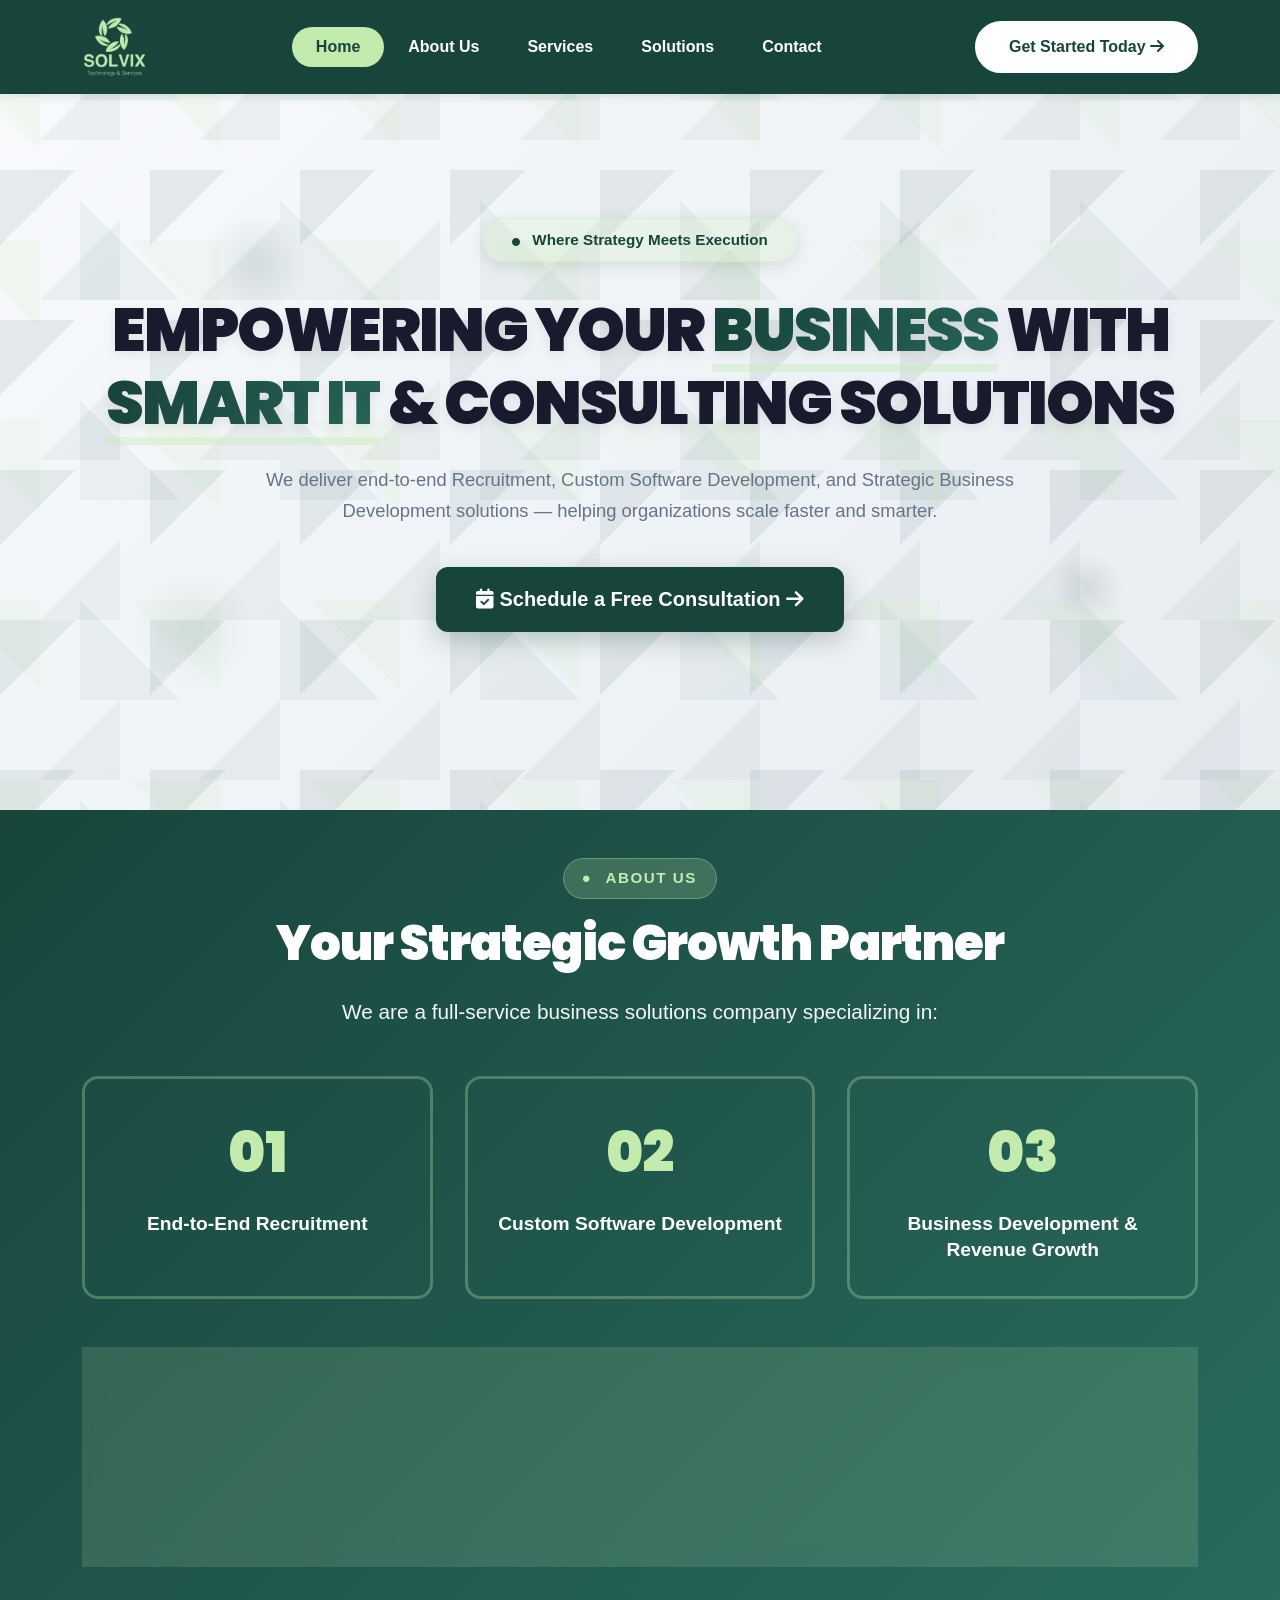
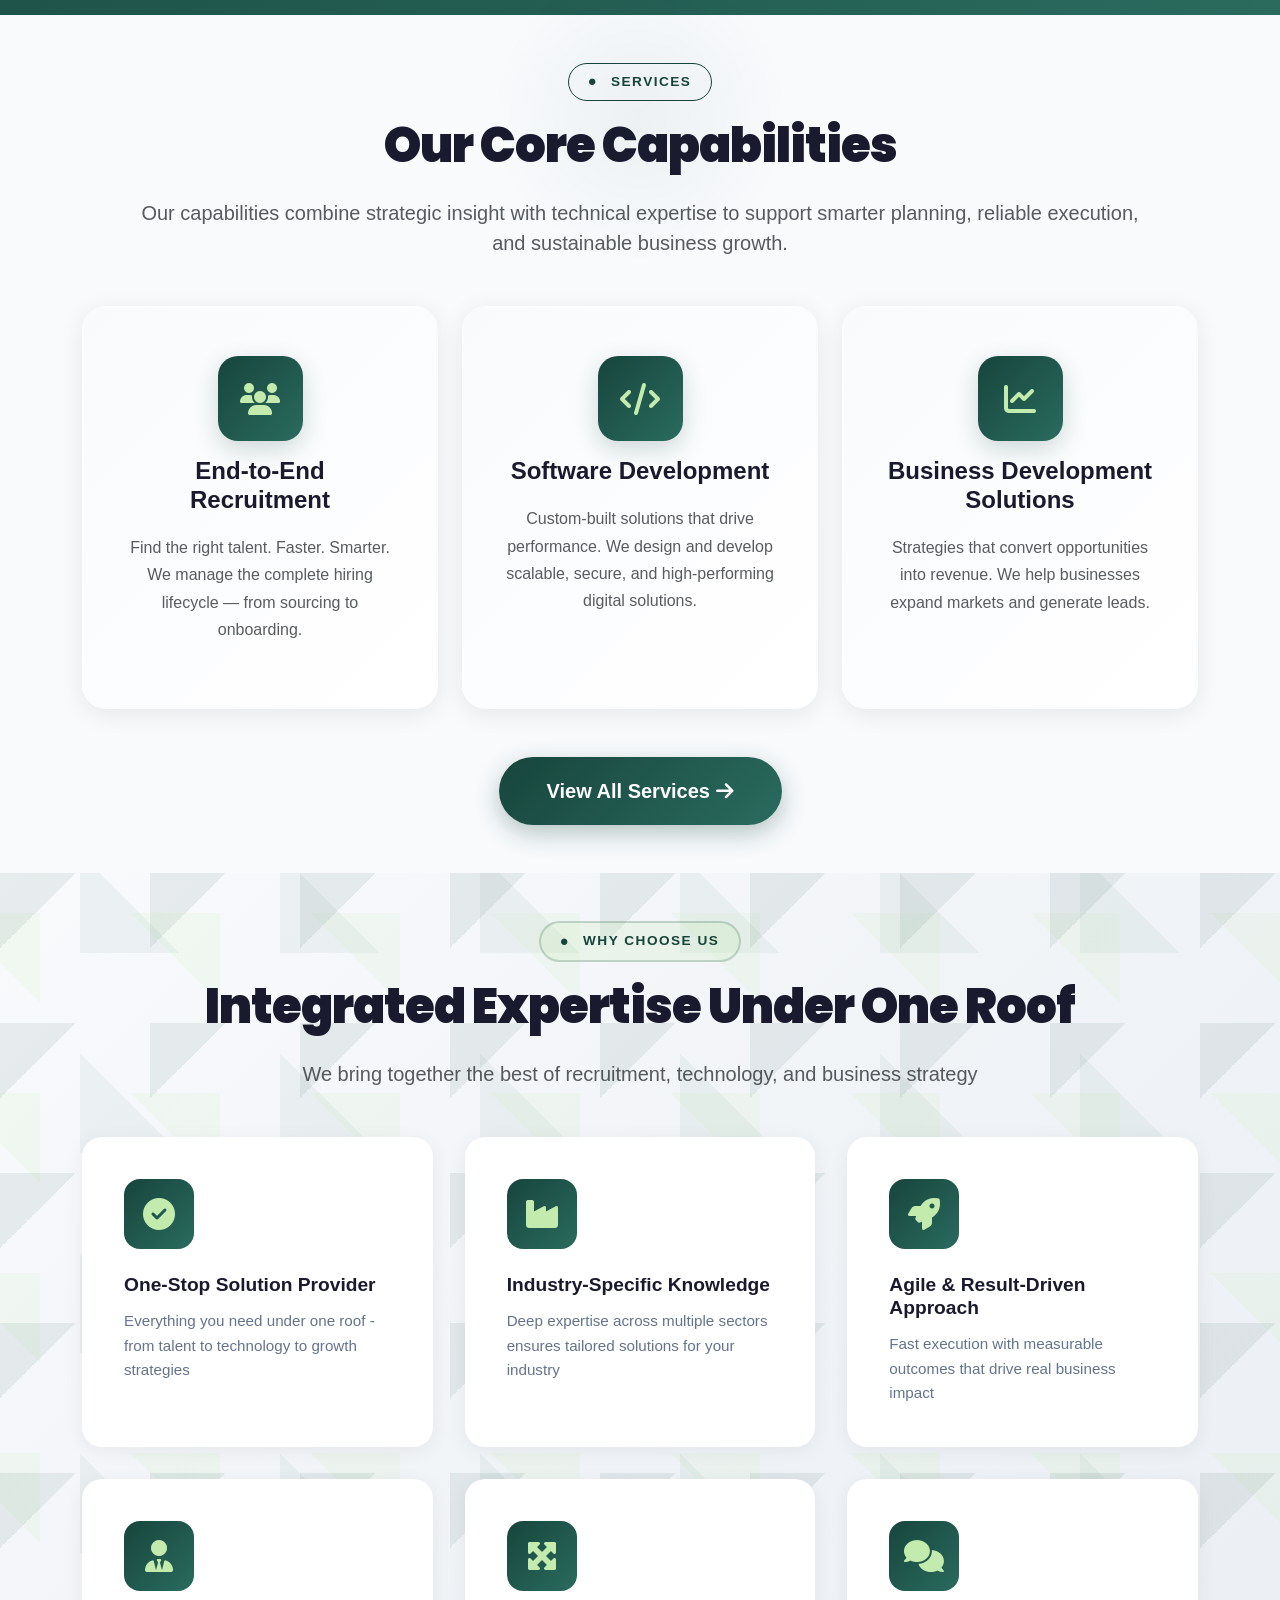
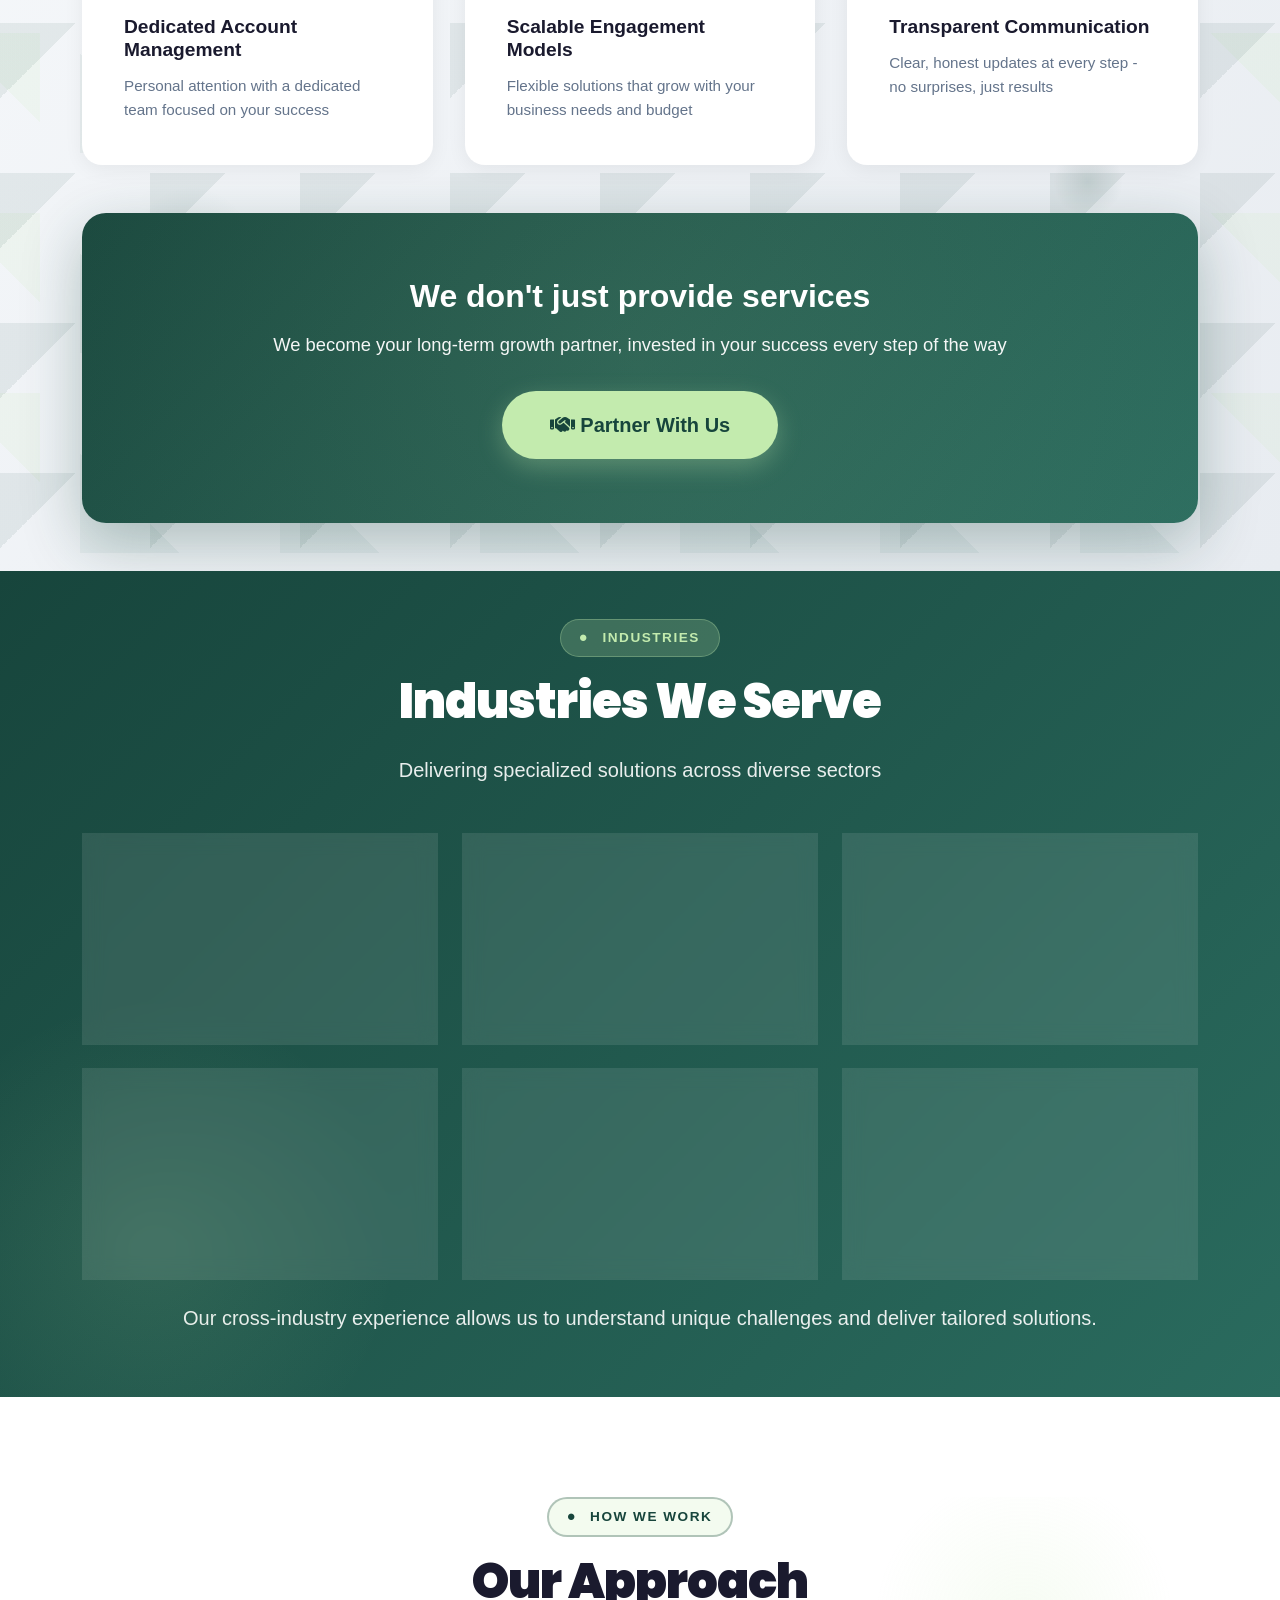
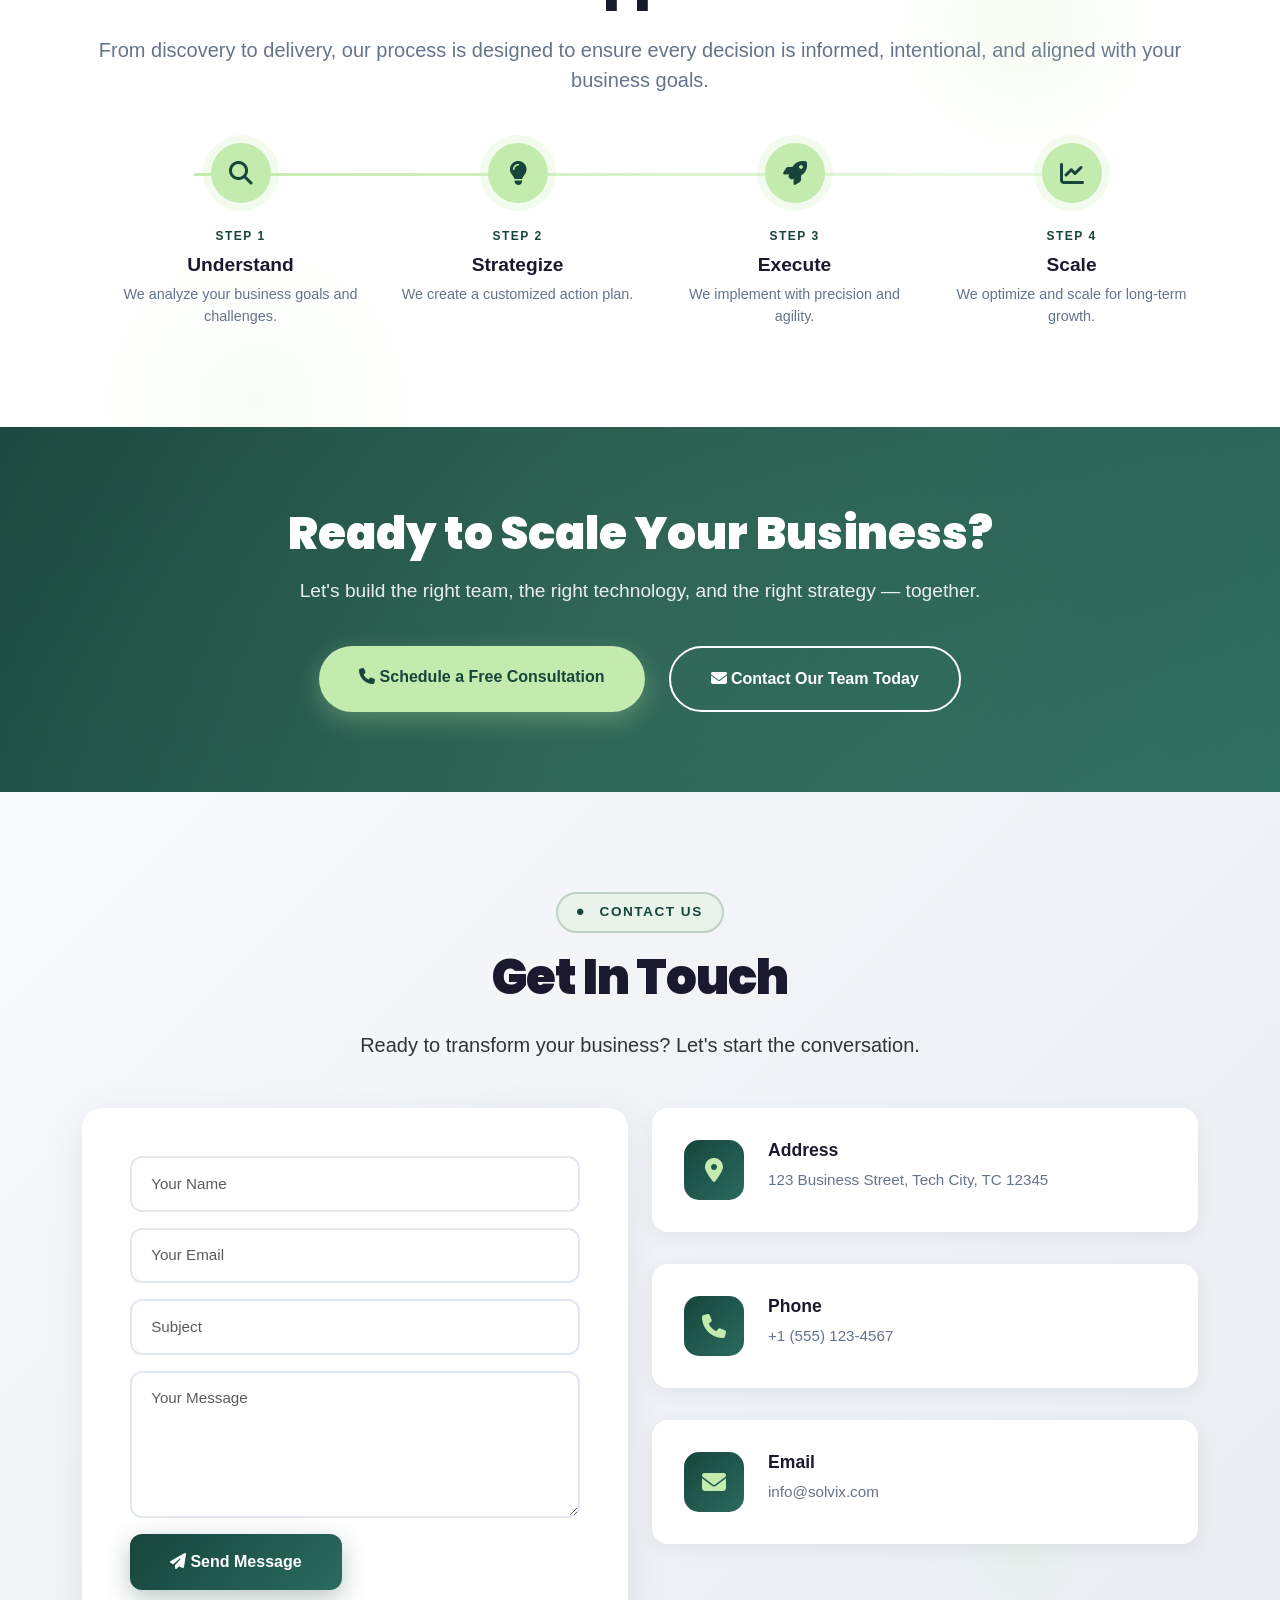
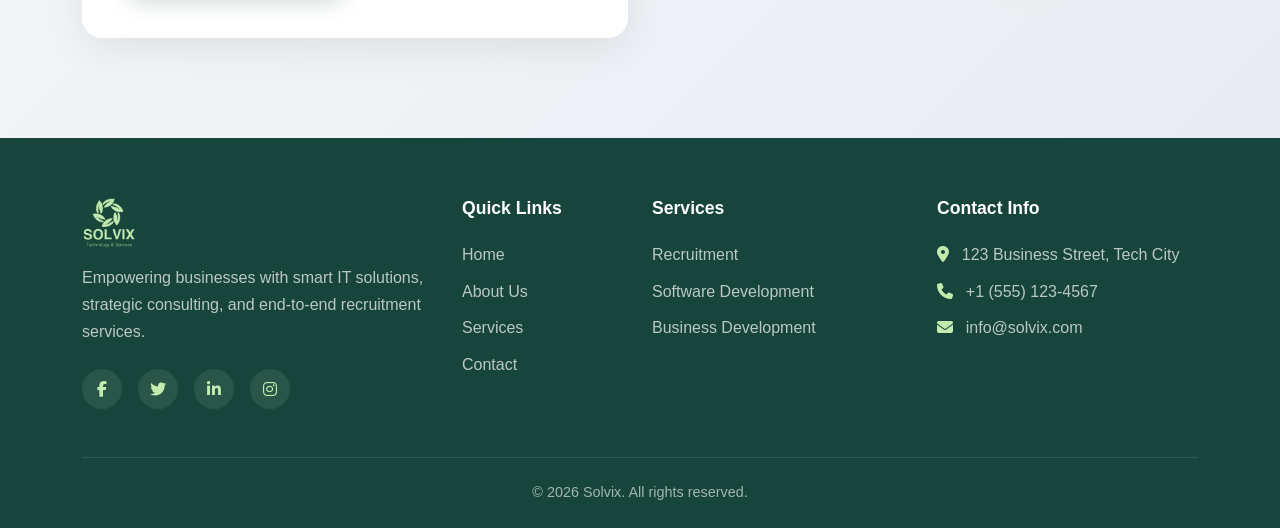
<file: index.html>
<!DOCTYPE html>
<html lang="en">
<head>
    <meta charset="UTF-8">
    <meta name="viewport" content="width=device-width, initial-scale=1.0">
    <title>Solvix - Smart IT & Consulting Solutions</title>
    <link href="https://cdn.jsdelivr.net/npm/bootstrap@5.3.2/dist/css/bootstrap.min.css" rel="stylesheet">
    <link rel="stylesheet" href="https://cdnjs.cloudflare.com/ajax/libs/font-awesome/6.5.1/css/all.min.css">
    <link rel="preconnect" href="https://fonts.googleapis.com">
    <link rel="preconnect" href="https://fonts.gstatic.com" crossorigin>
    <link href="https://fonts.googleapis.com/css2?family=Poppins:wght@700;800;900&display=swap" rel="stylesheet">
    <link rel="stylesheet" href="css/style.css">
</head>
<body>
    <!-- Navigation -->
    <nav class="navbar navbar-expand-lg fixed-top">
        <div class="container">
            <button class="navbar-toggler" type="button" data-bs-toggle="collapse" data-bs-target="#navbarNav">
                <span class="navbar-toggler-icon"></span>
            </button>
            <a class="navbar-brand" href="#">
                <img src="images/solvix-logo.jpeg" alt="Solvix" height="60">
            </a>
            <div class="collapse navbar-collapse justify-content-center" id="navbarNav">
                <ul class="navbar-nav">
                    <li class="nav-item"><a class="nav-link active" href="index.html">Home</a></li>
                    <li class="nav-item"><a class="nav-link" href="about.html">About Us</a></li>
                    <li class="nav-item"><a class="nav-link" href="services.html">Services</a></li>
                    <li class="nav-item"><a class="nav-link" href="solutions.html">Solutions</a></li>
                    <li class="nav-item"><a class="nav-link" href="contact.html">Contact</a></li>
                </ul>
            </div>
            <button class="btn-get-started" onclick="window.location.href='contact.html'">Get Started Today <i class="fas fa-arrow-right"></i></button>
        </div>
    </nav>

    <!-- Hero Section -->
    <section id="home" class="hero">
        <div class="container">
            <div class="hero-badge">
                <i class="fas fa-circle" style="font-size: 0.5rem;"></i> Where Strategy Meets Execution
            </div>
            <h1>Empowering Your <span class="highlight">Business</span> With<br><span class="highlight">Smart IT</span> & Consulting Solutions</h1>
            <p class="hero-subheadline">We deliver end-to-end Recruitment, Custom Software Development, and Strategic Business Development solutions — helping organizations scale faster and smarter.</p>
            <button class="btn btn-primary btn-lg" onclick="window.location.href='contact.html'"><i class="fas fa-calendar-check"></i> Schedule a Free Consultation <i class="fas fa-arrow-right"></i></button>
        </div>
    </section>

    <!-- About Section -->
    <section id="about" class="about-section py-5">
        <div class="container">
            <div class="text-center mb-5">
                <span class="section-badge"><i class="fas fa-circle"></i> About Us</span>
                <h2 class="section-title">Your Strategic Growth Partner</h2>
                <p class="lead">We are a full-service business solutions company specializing in:</p>
            </div>
            
            <div class="about-services-grid">
                <div class="about-service-row">
                    <div class="about-service-number">01</div>
                    <div class="about-service-content">
                        <h5>End-to-End Recruitment</h5>
                    </div>
                </div>
                <div class="about-service-row">
                    <div class="about-service-number">02</div>
                    <div class="about-service-content">
                        <h5>Custom Software Development</h5>
                    </div>
                </div>
                <div class="about-service-row">
                    <div class="about-service-number">03</div>
                    <div class="about-service-content">
                        <h5>Business Development & Revenue Growth</h5>
                    </div>
                </div>
            </div>
            
            <div class="about-cta-banner">
                <h3>Our integrated approach ensures you don't just hire talent or build software</h3>
                <p>You build a scalable, sustainable business with measurable results</p>
            </div>
        </div>
    </section>
        </div>
    </section>

    <!-- Services Section -->
    <section id="services" class="services-section py-5">
        <div class="container">
            <div class="text-center mb-5">
                <span class="section-badge"><i class="fas fa-circle"></i> Services</span>
                <h2 class="section-title">Our Core Capabilities</h2>
                <p class="lead text-muted">Our capabilities combine strategic insight with technical expertise to support smarter planning, reliable execution,<br>and sustainable business growth.</p>
            </div>
            <div class="row g-4">
                <div class="col-md-4">
                    <div class="capability-card text-center p-4">
                        <div class="capability-icon mb-3">
                            <i class="fas fa-users"></i>
                        </div>
                        <h5>End-to-End Recruitment</h5>
                        <p class="text-muted">Find the right talent. Faster. Smarter. We manage the complete hiring lifecycle — from sourcing to onboarding.</p>
                    </div>
                </div>
                <div class="col-md-4">
                    <div class="capability-card text-center p-4">
                        <div class="capability-icon mb-3">
                            <i class="fas fa-code"></i>
                        </div>
                        <h5>Software Development</h5>
                        <p class="text-muted">Custom-built solutions that drive performance. We design and develop scalable, secure, and high-performing digital solutions.</p>
                    </div>
                </div>
                <div class="col-md-4">
                    <div class="capability-card text-center p-4">
                        <div class="capability-icon mb-3">
                            <i class="fas fa-chart-line"></i>
                        </div>
                        <h5>Business Development Solutions</h5>
                        <p class="text-muted">Strategies that convert opportunities into revenue. We help businesses expand markets and generate leads.</p>
                    </div>
                </div>
            </div>
            <div class="services-cta text-center">
                <button class="btn btn-view-services btn-lg" onclick="window.location.href='services.html'">
                    View All Services <i class="fas fa-arrow-right"></i>
                </button>
            </div>
                </div>
            </div>
        </div>
    </section>

    <!-- Why Choose Us Section -->
    <section class="why-choose-section py-5">
        <div class="container">
            <div class="text-center mb-5">
                <span class="section-badge"><i class="fas fa-circle"></i> Why Choose Us</span>
                <h2 class="section-title">Integrated Expertise Under One Roof</h2>
                <p class="lead text-muted">We bring together the best of recruitment, technology, and business strategy</p>
            </div>
            
            <div class="why-grid">
                <div class="why-feature-card">
                    <div class="why-icon-wrapper">
                        <i class="fas fa-check-circle"></i>
                    </div>
                    <h6>One-Stop Solution Provider</h6>
                    <p>Everything you need under one roof - from talent to technology to growth strategies</p>
                </div>
                <div class="why-feature-card">
                    <div class="why-icon-wrapper">
                        <i class="fas fa-industry"></i>
                    </div>
                    <h6>Industry-Specific Knowledge</h6>
                    <p>Deep expertise across multiple sectors ensures tailored solutions for your industry</p>
                </div>
                <div class="why-feature-card">
                    <div class="why-icon-wrapper">
                        <i class="fas fa-rocket"></i>
                    </div>
                    <h6>Agile & Result-Driven Approach</h6>
                    <p>Fast execution with measurable outcomes that drive real business impact</p>
                </div>
                <div class="why-feature-card">
                    <div class="why-icon-wrapper">
                        <i class="fas fa-user-tie"></i>
                    </div>
                    <h6>Dedicated Account Management</h6>
                    <p>Personal attention with a dedicated team focused on your success</p>
                </div>
                <div class="why-feature-card">
                    <div class="why-icon-wrapper">
                        <i class="fas fa-expand-arrows-alt"></i>
                    </div>
                    <h6>Scalable Engagement Models</h6>
                    <p>Flexible solutions that grow with your business needs and budget</p>
                </div>
                <div class="why-feature-card">
                    <div class="why-icon-wrapper">
                        <i class="fas fa-comments"></i>
                    </div>
                    <h6>Transparent Communication</h6>
                    <p>Clear, honest updates at every step - no surprises, just results</p>
                </div>
            </div>
            
            <div class="why-cta-box">
                <h4>We don't just provide services</h4>
                <p>We become your long-term growth partner, invested in your success every step of the way</p>
                <button class="btn btn-light-green btn-lg" onclick="window.location.href='contact.html'">
                    <i class="fas fa-handshake"></i> Partner With Us
                </button>
            </div>
        </div>
    </section>

    <!-- Industries We Serve Section -->
    <section class="industries-section py-5">
        <div class="container">
            <div class="text-center mb-5">
                <span class="section-badge"><i class="fas fa-circle"></i> Industries</span>
                <h2 class="section-title">Industries We Serve</h2>
                <p class="lead">Delivering specialized solutions across diverse sectors</p>
            </div>
            <div class="row g-4 mb-4">
                <div class="col-md-4 col-6">
                    <div class="industry-card text-center p-4">
                        <div class="industry-icon-wrapper">
                            <i class="fas fa-laptop-code"></i>
                        </div>
                        <h6>IT & Technology</h6>
                    </div>
                </div>
                <div class="col-md-4 col-6">
                    <div class="industry-card text-center p-4">
                        <div class="industry-icon-wrapper">
                            <i class="fas fa-heartbeat"></i>
                        </div>
                        <h6>Healthcare</h6>
                    </div>
                </div>
                <div class="col-md-4 col-6">
                    <div class="industry-card text-center p-4">
                        <div class="industry-icon-wrapper">
                            <i class="fas fa-university"></i>
                        </div>
                        <h6>Finance & Banking</h6>
                    </div>
                </div>
                <div class="col-md-4 col-6">
                    <div class="industry-card text-center p-4">
                        <div class="industry-icon-wrapper">
                            <i class="fas fa-industry"></i>
                        </div>
                        <h6>Manufacturing</h6>
                    </div>
                </div>
                <div class="col-md-4 col-6">
                    <div class="industry-card text-center p-4">
                        <div class="industry-icon-wrapper">
                            <i class="fas fa-cogs"></i>
                        </div>
                        <h6>Engineering</h6>
                    </div>
                </div>
                <div class="col-md-4 col-6">
                    <div class="industry-card text-center p-4">
                        <div class="industry-icon-wrapper">
                            <i class="fas fa-shopping-cart"></i>
                        </div>
                        <h6>E-commerce</h6>
                    </div>
                </div>
            </div>
            <div class="text-center">
                <p class="lead">Our cross-industry experience allows us to understand unique challenges and deliver tailored solutions.</p>
            </div>
        </div>
    </section>

    <!-- Our Process Section -->
    <section class="our-process-section">
        <div class="container">
            <div class="text-center mb-5">
                <span class="section-badge"><i class="fas fa-circle"></i> How We Work</span>
                <h2 class="section-title">Our Approach</h2>
                <p class="lead">From discovery to delivery, our process is designed to ensure every decision is informed, intentional, and aligned with your business goals.</p>
            </div>
            <div class="process-steps">
                <div class="process-step">
                    <div class="step-icon">
                        <i class="fas fa-search"></i>
                    </div>
                    <div class="step-content">
                        <span class="step-number">Step 1</span>
                        <h5>Understand</h5>
                        <p>We analyze your business goals and challenges.</p>
                    </div>
                </div>
                <div class="process-step">
                    <div class="step-icon">
                        <i class="fas fa-lightbulb"></i>
                    </div>
                    <div class="step-content">
                        <span class="step-number">Step 2</span>
                        <h5>Strategize</h5>
                        <p>We create a customized action plan.</p>
                    </div>
                </div>
                <div class="process-step">
                    <div class="step-icon">
                        <i class="fas fa-rocket"></i>
                    </div>
                    <div class="step-content">
                        <span class="step-number">Step 3</span>
                        <h5>Execute</h5>
                        <p>We implement with precision and agility.</p>
                    </div>
                </div>
                <div class="process-step">
                    <div class="step-icon">
                        <i class="fas fa-chart-line"></i>
                    </div>
                    <div class="step-content">
                        <span class="step-number">Step 4</span>
                        <h5>Scale</h5>
                        <p>We optimize and scale for long-term growth.</p>
                    </div>
                </div>
            </div>
        </div>
    </section>

    <!-- Call to Action Section -->
    <section class="cta-section">
        <div class="container">
            <div class="cta-content">
                <h2>Ready to Scale Your Business?</h2>
                <p>Let's build the right team, the right technology, and the right strategy — together.</p>
                <div class="cta-buttons">
                    <a href="contact.html" class="btn btn-cta-primary">
                        <i class="fas fa-phone"></i> Schedule a Free Consultation
                    </a>
                    <a href="contact.html" class="btn btn-cta-secondary">
                        <i class="fas fa-envelope"></i> Contact Our Team Today
                    </a>
                </div>
            </div>
        </div>
    </section>

    <!-- Contact Section -->
    <section id="contact" class="contact-section">
        <div class="container">
            <div class="text-center mb-5">
                <span class="section-badge"><i class="fas fa-circle"></i> Contact Us</span>
                <h2 class="section-title">Get In Touch</h2>
                <p class="lead">Ready to transform your business? Let's start the conversation.</p>
            </div>
            <div class="row g-4">
                <div class="col-lg-6">
                    <div class="contact-form-wrapper">
                        <form>
                            <div class="mb-3">
                                <input type="text" class="form-control" placeholder="Your Name" required>
                            </div>
                            <div class="mb-3">
                                <input type="email" class="form-control" placeholder="Your Email" required>
                            </div>
                            <div class="mb-3">
                                <input type="text" class="form-control" placeholder="Subject">
                            </div>
                            <div class="mb-3">
                                <textarea class="form-control" rows="5" placeholder="Your Message" required></textarea>
                            </div>
                            <button type="submit" class="btn btn-contact"><i class="fas fa-paper-plane"></i> Send Message</button>
                        </form>
                    </div>
                </div>
                <div class="col-lg-6">
                    <div class="contact-info-wrapper">
                        <div class="contact-info-item">
                            <div class="contact-icon">
                                <i class="fas fa-map-marker-alt"></i>
                            </div>
                            <div class="contact-details">
                                <h5>Address</h5>
                                <p>123 Business Street, Tech City, TC 12345</p>
                            </div>
                        </div>
                        <div class="contact-info-item">
                            <div class="contact-icon">
                                <i class="fas fa-phone"></i>
                            </div>
                            <div class="contact-details">
                                <h5>Phone</h5>
                                <p>+1 (555) 123-4567</p>
                            </div>
                        </div>
                        <div class="contact-info-item">
                            <div class="contact-icon">
                                <i class="fas fa-envelope"></i>
                            </div>
                            <div class="contact-details">
                                <h5>Email</h5>
                                <p>info@solvix.com</p>
                            </div>
                        </div>
                    </div>
                </div>
            </div>
        </div>
    </section>

    <!-- Footer -->
    <footer class="footer">
        <div class="container">
            <div class="row g-4">
                <div class="col-lg-4 col-md-6">
                    <div class="footer-about">
                        <img src="images/solvix-logo.jpeg" alt="Solvix" height="50" class="mb-3">
                        <p>Empowering businesses with smart IT solutions, strategic consulting, and end-to-end recruitment services.</p>
                        <div class="social-links">
                            <a href="#"><i class="fab fa-facebook-f"></i></a>
                            <a href="#"><i class="fab fa-twitter"></i></a>
                            <a href="#"><i class="fab fa-linkedin-in"></i></a>
                            <a href="#"><i class="fab fa-instagram"></i></a>
                        </div>
                    </div>
                </div>
                <div class="col-lg-2 col-md-6">
                    <div class="footer-links">
                        <h5>Quick Links</h5>
                        <ul>
                            <li><a href="index.html">Home</a></li>
                            <li><a href="about.html">About Us</a></li>
                            <li><a href="services.html">Services</a></li>
                            <li><a href="contact.html">Contact</a></li>
                        </ul>
                    </div>
                </div>
                <div class="col-lg-3 col-md-6">
                    <div class="footer-links">
                        <h5>Services</h5>
                        <ul>
                            <li><a href="services.html">Recruitment</a></li>
                            <li><a href="services.html">Software Development</a></li>
                            <li><a href="services.html">Business Development</a></li>
                        </ul>
                    </div>
                </div>
                <div class="col-lg-3 col-md-6">
                    <div class="footer-contact">
                        <h5>Contact Info</h5>
                        <ul>
                            <li><i class="fas fa-map-marker-alt"></i> 123 Business Street, Tech City</li>
                            <li><i class="fas fa-phone"></i> +1 (555) 123-4567</li>
                            <li><i class="fas fa-envelope"></i> info@solvix.com</li>
                        </ul>
                    </div>
                </div>
            </div>
            <div class="footer-bottom">
                <p>&copy; 2026 Solvix. All rights reserved.</p>
            </div>
        </div>
    </footer>

    <script src="https://cdn.jsdelivr.net/npm/bootstrap@5.3.2/dist/js/bootstrap.bundle.min.js"></script>
    <script src="js/script.js"></script>
</body>
</html>
</file>
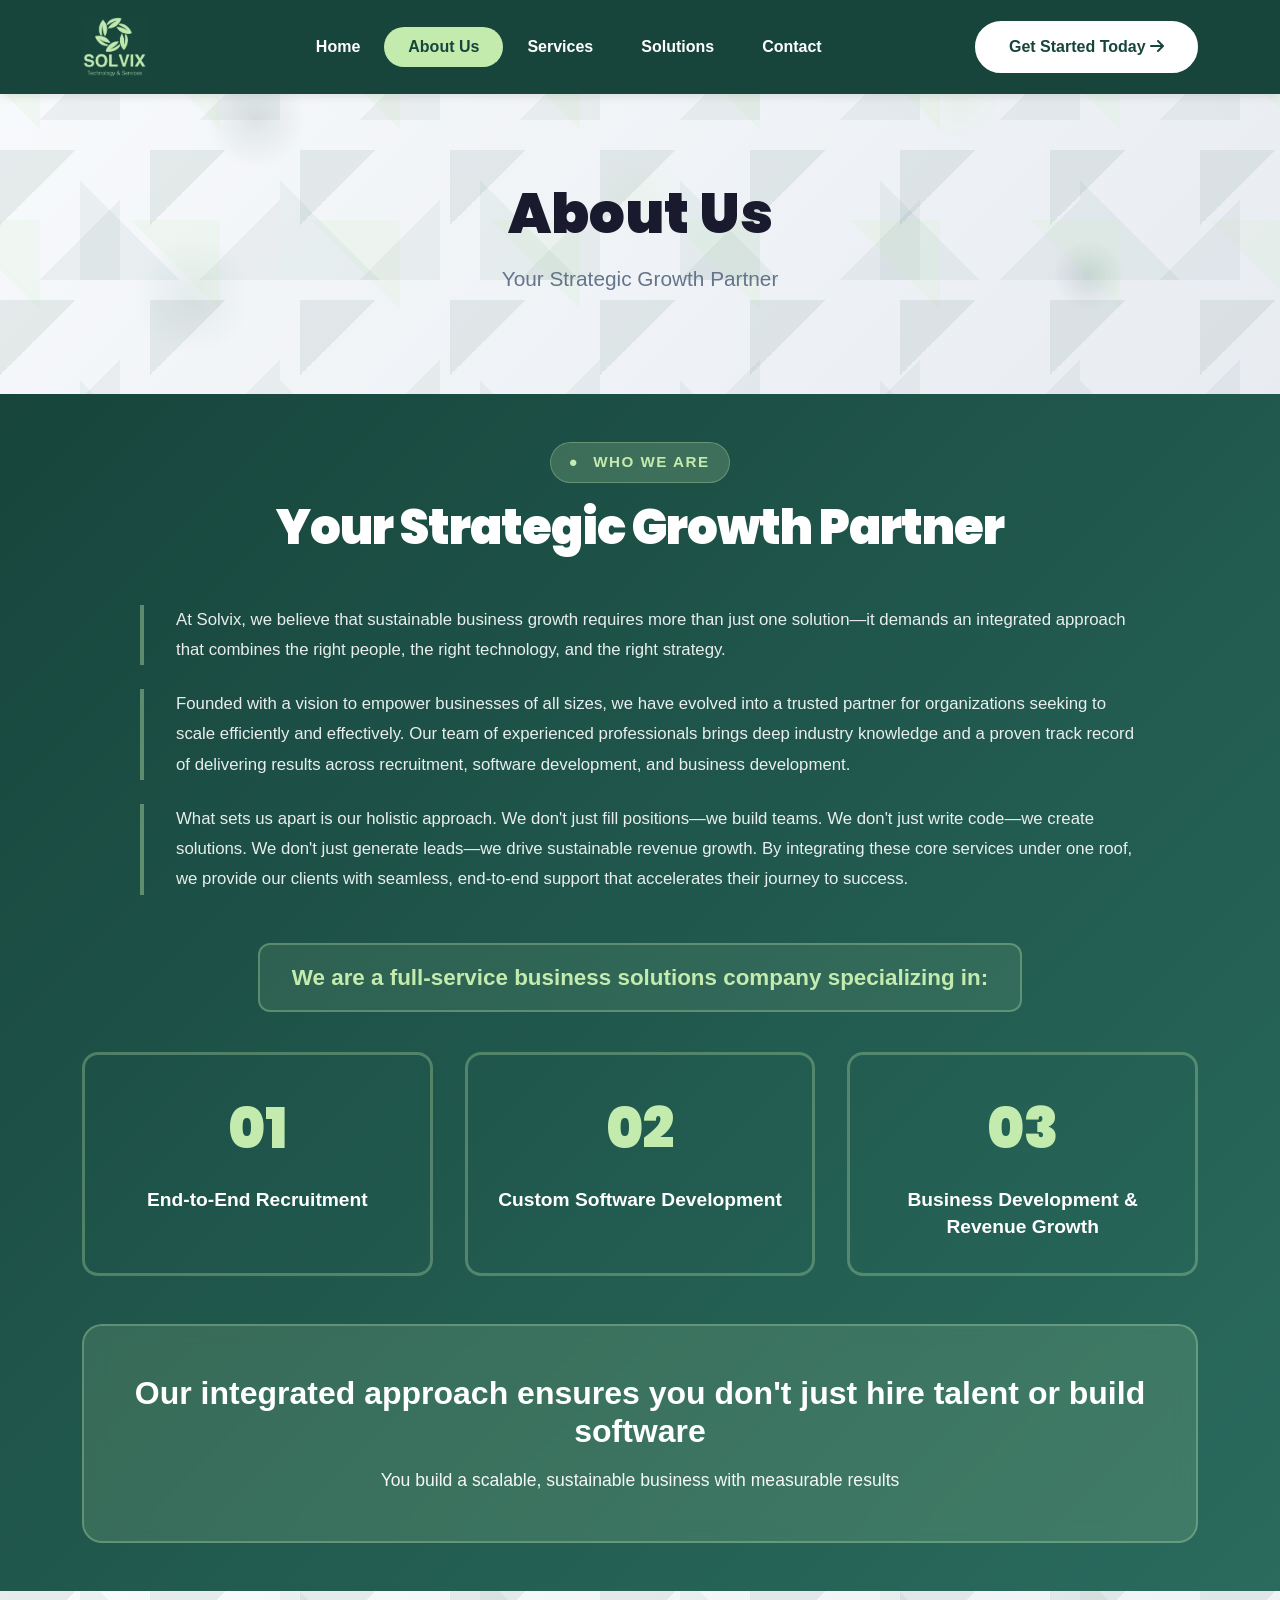
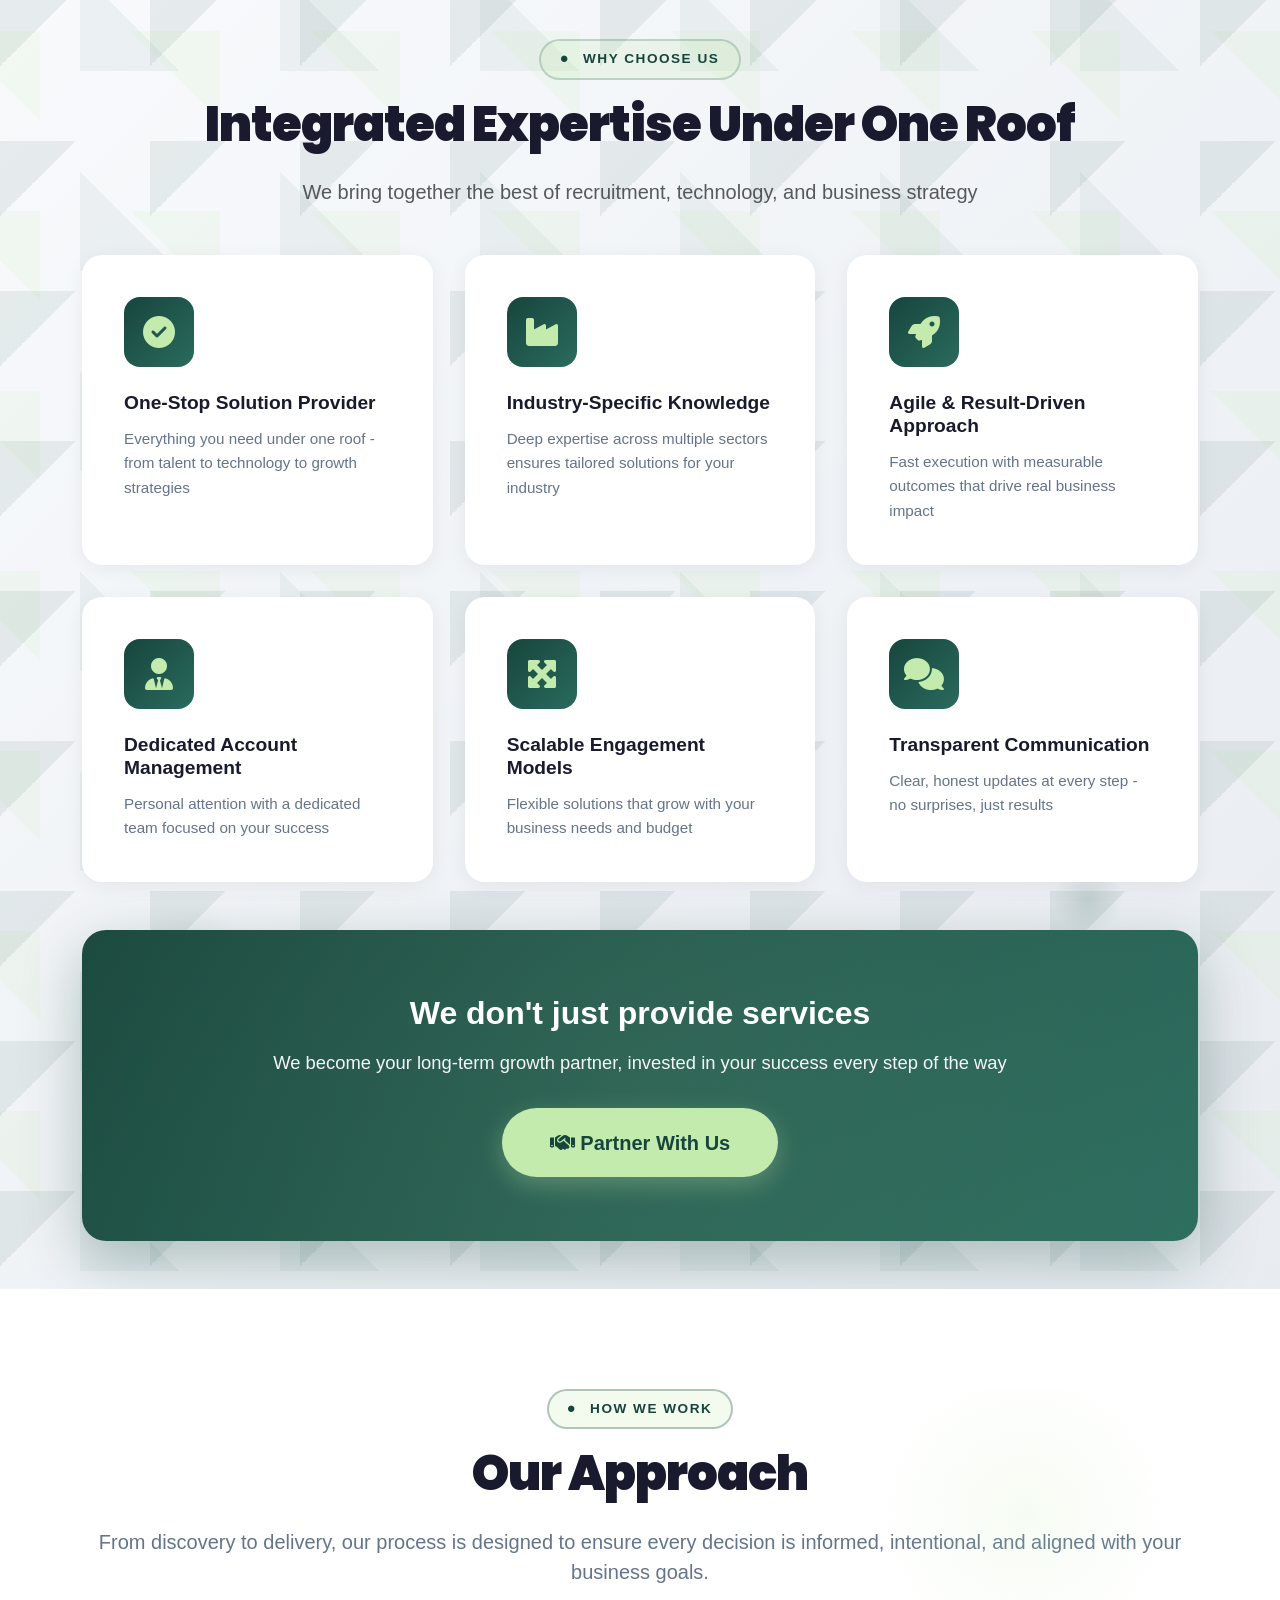
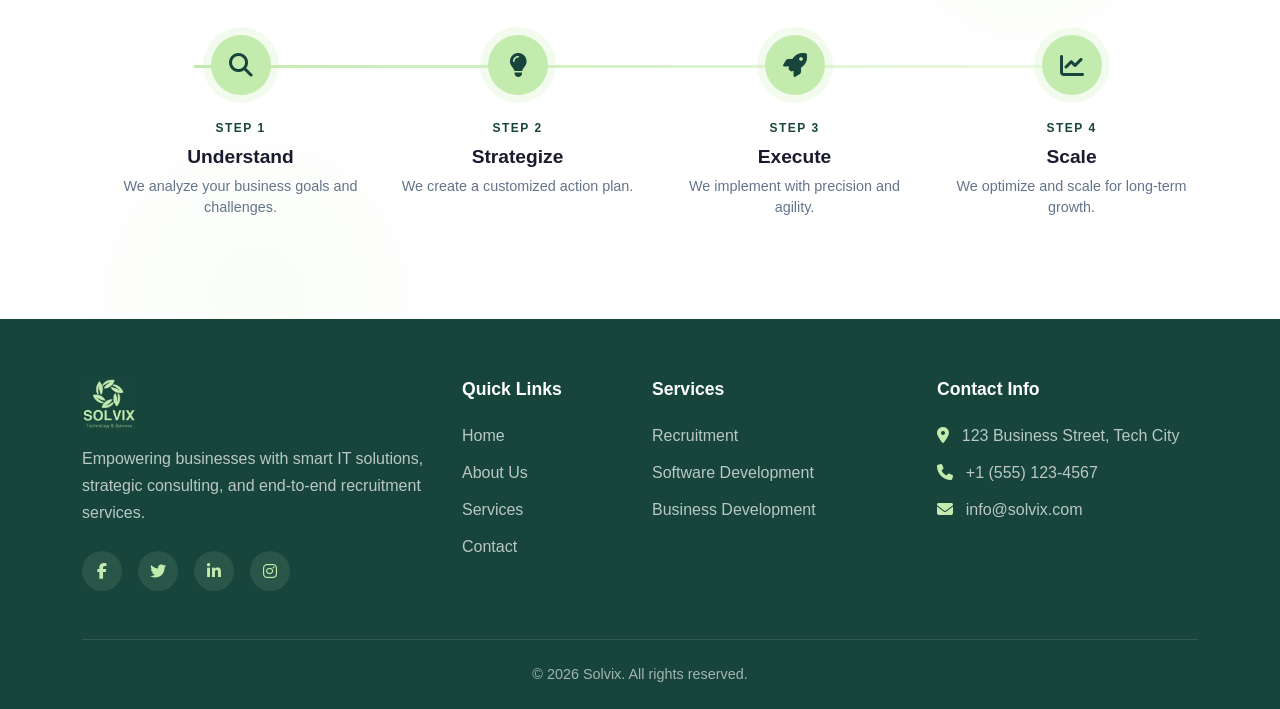
<file: about.html>
<!DOCTYPE html>
<html lang="en">
<head>
    <meta charset="UTF-8">
    <meta name="viewport" content="width=device-width, initial-scale=1.0">
    <title>About Us - Solvix</title>
    <link href="https://cdn.jsdelivr.net/npm/bootstrap@5.3.2/dist/css/bootstrap.min.css" rel="stylesheet">
    <link rel="stylesheet" href="https://cdnjs.cloudflare.com/ajax/libs/font-awesome/6.5.1/css/all.min.css">
    <link rel="preconnect" href="https://fonts.googleapis.com">
    <link rel="preconnect" href="https://fonts.gstatic.com" crossorigin>
    <link href="https://fonts.googleapis.com/css2?family=Poppins:wght@700;800;900&display=swap" rel="stylesheet">
    <link rel="stylesheet" href="css/style.css">
</head>
<body>
    <!-- Navigation -->
    <nav class="navbar navbar-expand-lg fixed-top">
        <div class="container">
            <button class="navbar-toggler" type="button" data-bs-toggle="collapse" data-bs-target="#navbarNav">
                <span class="navbar-toggler-icon"></span>
            </button>
            <a class="navbar-brand" href="index.html">
                <img src="images/solvix-logo.jpeg" alt="Solvix" height="60">
            </a>
            <div class="collapse navbar-collapse justify-content-center" id="navbarNav">
                <ul class="navbar-nav">
                    <li class="nav-item"><a class="nav-link" href="index.html">Home</a></li>
                    <li class="nav-item"><a class="nav-link active" href="about.html">About Us</a></li>
                    <li class="nav-item"><a class="nav-link" href="services.html">Services</a></li>
                    <li class="nav-item"><a class="nav-link" href="solutions.html">Solutions</a></li>
                    <li class="nav-item"><a class="nav-link" href="contact.html">Contact</a></li>
                </ul>
            </div>
            <button class="btn-get-started" onclick="window.location.href='contact.html'">Get Started Today <i class="fas fa-arrow-right"></i></button>
        </div>
    </nav>

    <!-- Page Header -->
    <section class="page-header">
        <div class="container">
            <h1>About Us</h1>
            <p>Your Strategic Growth Partner</p>
        </div>
    </section>

    <!-- About Section -->
    <section class="about-section py-5">
        <div class="container">
            <div class="text-center mb-5">
                <span class="section-badge"><i class="fas fa-circle"></i> Who We Are</span>
                <h2 class="section-title">Your Strategic Growth Partner</h2>
            </div>
            
            <div class="about-content-text mb-5">
                <p>At Solvix, we believe that sustainable business growth requires more than just one solution—it demands an integrated approach that combines the right people, the right technology, and the right strategy.</p>
                <p>Founded with a vision to empower businesses of all sizes, we have evolved into a trusted partner for organizations seeking to scale efficiently and effectively. Our team of experienced professionals brings deep industry knowledge and a proven track record of delivering results across recruitment, software development, and business development.</p>
                <p>What sets us apart is our holistic approach. We don't just fill positions—we build teams. We don't just write code—we create solutions. We don't just generate leads—we drive sustainable revenue growth. By integrating these core services under one roof, we provide our clients with seamless, end-to-end support that accelerates their journey to success.</p>
            </div>

            <div class="text-center mb-4">
                <p class="lead specialization-text">We are a full-service business solutions company specializing in:</p>
            </div>
            
            <div class="about-services-grid">
                <div class="about-service-row">
                    <div class="about-service-number">01</div>
                    <div class="about-service-content">
                        <h5>End-to-End Recruitment</h5>
                    </div>
                </div>
                <div class="about-service-row">
                    <div class="about-service-number">02</div>
                    <div class="about-service-content">
                        <h5>Custom Software Development</h5>
                    </div>
                </div>
                <div class="about-service-row">
                    <div class="about-service-number">03</div>
                    <div class="about-service-content">
                        <h5>Business Development & Revenue Growth</h5>
                    </div>
                </div>
            </div>
            
            <div class="about-cta-banner">
                <h3>Our integrated approach ensures you don't just hire talent or build software</h3>
                <p>You build a scalable, sustainable business with measurable results</p>
            </div>
        </div>
    </section>

    <!-- Why Choose Us Section -->
    <section class="why-choose-section py-5">
        <div class="container">
            <div class="text-center mb-5">
                <span class="section-badge"><i class="fas fa-circle"></i> Why Choose Us</span>
                <h2 class="section-title">Integrated Expertise Under One Roof</h2>
                <p class="lead text-muted">We bring together the best of recruitment, technology, and business strategy</p>
            </div>
            
            <div class="why-grid">
                <div class="why-feature-card">
                    <div class="why-icon-wrapper">
                        <i class="fas fa-check-circle"></i>
                    </div>
                    <h6>One-Stop Solution Provider</h6>
                    <p>Everything you need under one roof - from talent to technology to growth strategies</p>
                </div>
                <div class="why-feature-card">
                    <div class="why-icon-wrapper">
                        <i class="fas fa-industry"></i>
                    </div>
                    <h6>Industry-Specific Knowledge</h6>
                    <p>Deep expertise across multiple sectors ensures tailored solutions for your industry</p>
                </div>
                <div class="why-feature-card">
                    <div class="why-icon-wrapper">
                        <i class="fas fa-rocket"></i>
                    </div>
                    <h6>Agile & Result-Driven Approach</h6>
                    <p>Fast execution with measurable outcomes that drive real business impact</p>
                </div>
                <div class="why-feature-card">
                    <div class="why-icon-wrapper">
                        <i class="fas fa-user-tie"></i>
                    </div>
                    <h6>Dedicated Account Management</h6>
                    <p>Personal attention with a dedicated team focused on your success</p>
                </div>
                <div class="why-feature-card">
                    <div class="why-icon-wrapper">
                        <i class="fas fa-expand-arrows-alt"></i>
                    </div>
                    <h6>Scalable Engagement Models</h6>
                    <p>Flexible solutions that grow with your business needs and budget</p>
                </div>
                <div class="why-feature-card">
                    <div class="why-icon-wrapper">
                        <i class="fas fa-comments"></i>
                    </div>
                    <h6>Transparent Communication</h6>
                    <p>Clear, honest updates at every step - no surprises, just results</p>
                </div>
            </div>
            
            <div class="why-cta-box">
                <h4>We don't just provide services</h4>
                <p>We become your long-term growth partner, invested in your success every step of the way</p>
                <button class="btn btn-light-green btn-lg" onclick="window.location.href='contact.html'">
                    <i class="fas fa-handshake"></i> Partner With Us
                </button>
            </div>
        </div>
    </section>

    <!-- Our Process Section -->
    <section class="our-process-section">
        <div class="container">
            <div class="text-center mb-5">
                <span class="section-badge"><i class="fas fa-circle"></i> How We Work</span>
                <h2 class="section-title">Our Approach</h2>
                <p class="lead">From discovery to delivery, our process is designed to ensure every decision is informed, intentional, and aligned with your business goals.</p>
            </div>
            <div class="process-steps">
                <div class="process-step">
                    <div class="step-icon">
                        <i class="fas fa-search"></i>
                    </div>
                    <div class="step-content">
                        <span class="step-number">Step 1</span>
                        <h5>Understand</h5>
                        <p>We analyze your business goals and challenges.</p>
                    </div>
                </div>
                <div class="process-step">
                    <div class="step-icon">
                        <i class="fas fa-lightbulb"></i>
                    </div>
                    <div class="step-content">
                        <span class="step-number">Step 2</span>
                        <h5>Strategize</h5>
                        <p>We create a customized action plan.</p>
                    </div>
                </div>
                <div class="process-step">
                    <div class="step-icon">
                        <i class="fas fa-rocket"></i>
                    </div>
                    <div class="step-content">
                        <span class="step-number">Step 3</span>
                        <h5>Execute</h5>
                        <p>We implement with precision and agility.</p>
                    </div>
                </div>
                <div class="process-step">
                    <div class="step-icon">
                        <i class="fas fa-chart-line"></i>
                    </div>
                    <div class="step-content">
                        <span class="step-number">Step 4</span>
                        <h5>Scale</h5>
                        <p>We optimize and scale for long-term growth.</p>
                    </div>
                </div>
            </div>
        </div>
    </section>

    <!-- Footer -->
    <footer class="footer">
        <div class="container">
            <div class="row g-4">
                <div class="col-lg-4 col-md-6">
                    <div class="footer-about">
                        <img src="images/solvix-logo.jpeg" alt="Solvix" height="50" class="mb-3">
                        <p>Empowering businesses with smart IT solutions, strategic consulting, and end-to-end recruitment services.</p>
                        <div class="social-links">
                            <a href="#"><i class="fab fa-facebook-f"></i></a>
                            <a href="#"><i class="fab fa-twitter"></i></a>
                            <a href="#"><i class="fab fa-linkedin-in"></i></a>
                            <a href="#"><i class="fab fa-instagram"></i></a>
                        </div>
                    </div>
                </div>
                <div class="col-lg-2 col-md-6">
                    <div class="footer-links">
                        <h5>Quick Links</h5>
                        <ul>
                            <li><a href="index.html">Home</a></li>
                            <li><a href="about.html">About Us</a></li>
                            <li><a href="services.html">Services</a></li>
                            <li><a href="contact.html">Contact</a></li>
                        </ul>
                    </div>
                </div>
                <div class="col-lg-3 col-md-6">
                    <div class="footer-links">
                        <h5>Services</h5>
                        <ul>
                            <li><a href="services.html">Recruitment</a></li>
                            <li><a href="services.html">Software Development</a></li>
                            <li><a href="services.html">Business Development</a></li>
                        </ul>
                    </div>
                </div>
                <div class="col-lg-3 col-md-6">
                    <div class="footer-contact">
                        <h5>Contact Info</h5>
                        <ul>
                            <li><i class="fas fa-map-marker-alt"></i> 123 Business Street, Tech City</li>
                            <li><i class="fas fa-phone"></i> +1 (555) 123-4567</li>
                            <li><i class="fas fa-envelope"></i> info@solvix.com</li>
                        </ul>
                    </div>
                </div>
            </div>
            <div class="footer-bottom">
                <p>&copy; 2026 Solvix. All rights reserved.</p>
            </div>
        </div>
    </footer>

    <script src="https://cdn.jsdelivr.net/npm/bootstrap@5.3.2/dist/js/bootstrap.bundle.min.js"></script>
    <script src="js/script.js"></script>
</body>
</html>
</file>
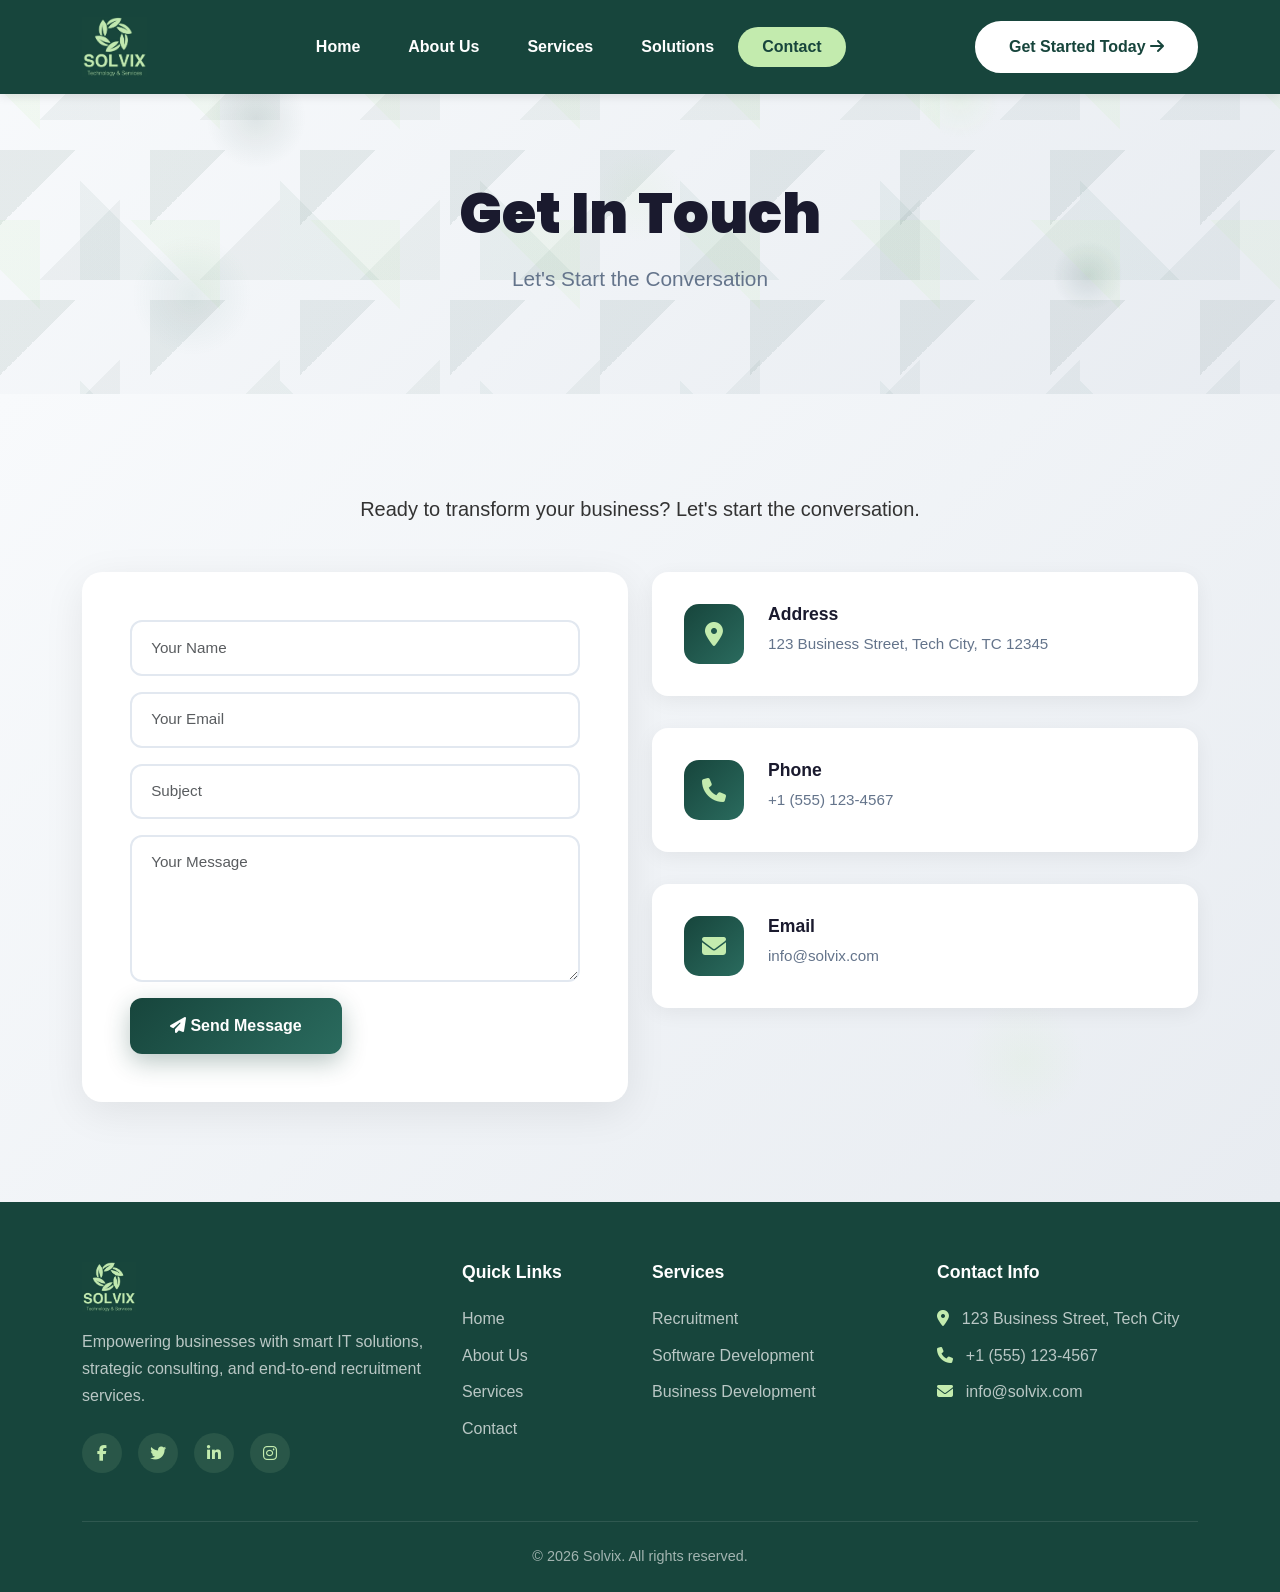
<file: contact.html>
<!DOCTYPE html>
<html lang="en">
<head>
    <meta charset="UTF-8">
    <meta name="viewport" content="width=device-width, initial-scale=1.0">
    <title>Contact - Solvix</title>
    <link href="https://cdn.jsdelivr.net/npm/bootstrap@5.3.2/dist/css/bootstrap.min.css" rel="stylesheet">
    <link rel="stylesheet" href="https://cdnjs.cloudflare.com/ajax/libs/font-awesome/6.5.1/css/all.min.css">
    <link rel="preconnect" href="https://fonts.googleapis.com">
    <link rel="preconnect" href="https://fonts.gstatic.com" crossorigin>
    <link href="https://fonts.googleapis.com/css2?family=Poppins:wght@700;800;900&display=swap" rel="stylesheet">
    <link rel="stylesheet" href="css/style.css">
</head>
<body>
    <!-- Navigation -->
    <nav class="navbar navbar-expand-lg fixed-top">
        <div class="container">
            <button class="navbar-toggler" type="button" data-bs-toggle="collapse" data-bs-target="#navbarNav">
                <span class="navbar-toggler-icon"></span>
            </button>
            <a class="navbar-brand" href="index.html">
                <img src="images/solvix-logo.jpeg" alt="Solvix" height="60">
            </a>
            <div class="collapse navbar-collapse justify-content-center" id="navbarNav">
                <ul class="navbar-nav">
                    <li class="nav-item"><a class="nav-link" href="index.html">Home</a></li>
                    <li class="nav-item"><a class="nav-link" href="about.html">About Us</a></li>
                    <li class="nav-item"><a class="nav-link" href="services.html">Services</a></li>
                    <li class="nav-item"><a class="nav-link" href="solutions.html">Solutions</a></li>
                    <li class="nav-item"><a class="nav-link active" href="contact.html">Contact</a></li>
                </ul>
            </div>
            <button class="btn-get-started" onclick="window.location.href='contact.html'">Get Started Today <i class="fas fa-arrow-right"></i></button>
        </div>
    </nav>

    <!-- Page Header -->
    <section class="page-header">
        <div class="container">
            <h1>Get In Touch</h1>
            <p>Let's Start the Conversation</p>
        </div>
    </section>

    <!-- Contact Section -->
    <section class="contact-section">
        <div class="container">
            <div class="text-center mb-5">
                <p class="lead">Ready to transform your business? Let's start the conversation.</p>
            </div>
            <div class="row g-4">
                <div class="col-lg-6">
                    <div class="contact-form-wrapper">
                        <form>
                            <div class="mb-3">
                                <input type="text" class="form-control" placeholder="Your Name" required>
                            </div>
                            <div class="mb-3">
                                <input type="email" class="form-control" placeholder="Your Email" required>
                            </div>
                            <div class="mb-3">
                                <input type="text" class="form-control" placeholder="Subject">
                            </div>
                            <div class="mb-3">
                                <textarea class="form-control" rows="5" placeholder="Your Message" required></textarea>
                            </div>
                            <button type="submit" class="btn btn-contact"><i class="fas fa-paper-plane"></i> Send Message</button>
                        </form>
                    </div>
                </div>
                <div class="col-lg-6">
                    <div class="contact-info-wrapper">
                        <div class="contact-info-item">
                            <div class="contact-icon">
                                <i class="fas fa-map-marker-alt"></i>
                            </div>
                            <div class="contact-details">
                                <h5>Address</h5>
                                <p>123 Business Street, Tech City, TC 12345</p>
                            </div>
                        </div>
                        <div class="contact-info-item">
                            <div class="contact-icon">
                                <i class="fas fa-phone"></i>
                            </div>
                            <div class="contact-details">
                                <h5>Phone</h5>
                                <p>+1 (555) 123-4567</p>
                            </div>
                        </div>
                        <div class="contact-info-item">
                            <div class="contact-icon">
                                <i class="fas fa-envelope"></i>
                            </div>
                            <div class="contact-details">
                                <h5>Email</h5>
                                <p>info@solvix.com</p>
                            </div>
                        </div>
                    </div>
                </div>
            </div>
        </div>
    </section>

    <!-- Footer -->
    <footer class="footer">
        <div class="container">
            <div class="row g-4">
                <div class="col-lg-4 col-md-6">
                    <div class="footer-about">
                        <img src="images/solvix-logo.jpeg" alt="Solvix" height="50" class="mb-3">
                        <p>Empowering businesses with smart IT solutions, strategic consulting, and end-to-end recruitment services.</p>
                        <div class="social-links">
                            <a href="#"><i class="fab fa-facebook-f"></i></a>
                            <a href="#"><i class="fab fa-twitter"></i></a>
                            <a href="#"><i class="fab fa-linkedin-in"></i></a>
                            <a href="#"><i class="fab fa-instagram"></i></a>
                        </div>
                    </div>
                </div>
                <div class="col-lg-2 col-md-6">
                    <div class="footer-links">
                        <h5>Quick Links</h5>
                        <ul>
                            <li><a href="index.html">Home</a></li>
                            <li><a href="about.html">About Us</a></li>
                            <li><a href="services.html">Services</a></li>
                            <li><a href="contact.html">Contact</a></li>
                        </ul>
                    </div>
                </div>
                <div class="col-lg-3 col-md-6">
                    <div class="footer-links">
                        <h5>Services</h5>
                        <ul>
                            <li><a href="services.html">Recruitment</a></li>
                            <li><a href="services.html">Software Development</a></li>
                            <li><a href="services.html">Business Development</a></li>
                        </ul>
                    </div>
                </div>
                <div class="col-lg-3 col-md-6">
                    <div class="footer-contact">
                        <h5>Contact Info</h5>
                        <ul>
                            <li><i class="fas fa-map-marker-alt"></i> 123 Business Street, Tech City</li>
                            <li><i class="fas fa-phone"></i> +1 (555) 123-4567</li>
                            <li><i class="fas fa-envelope"></i> info@solvix.com</li>
                        </ul>
                    </div>
                </div>
            </div>
            <div class="footer-bottom">
                <p>&copy; 2026 Solvix. All rights reserved.</p>
            </div>
        </div>
    </footer>

    <script src="https://cdn.jsdelivr.net/npm/bootstrap@5.3.2/dist/js/bootstrap.bundle.min.js"></script>
    <script src="js/script.js"></script>
</body>
</html>
</file>
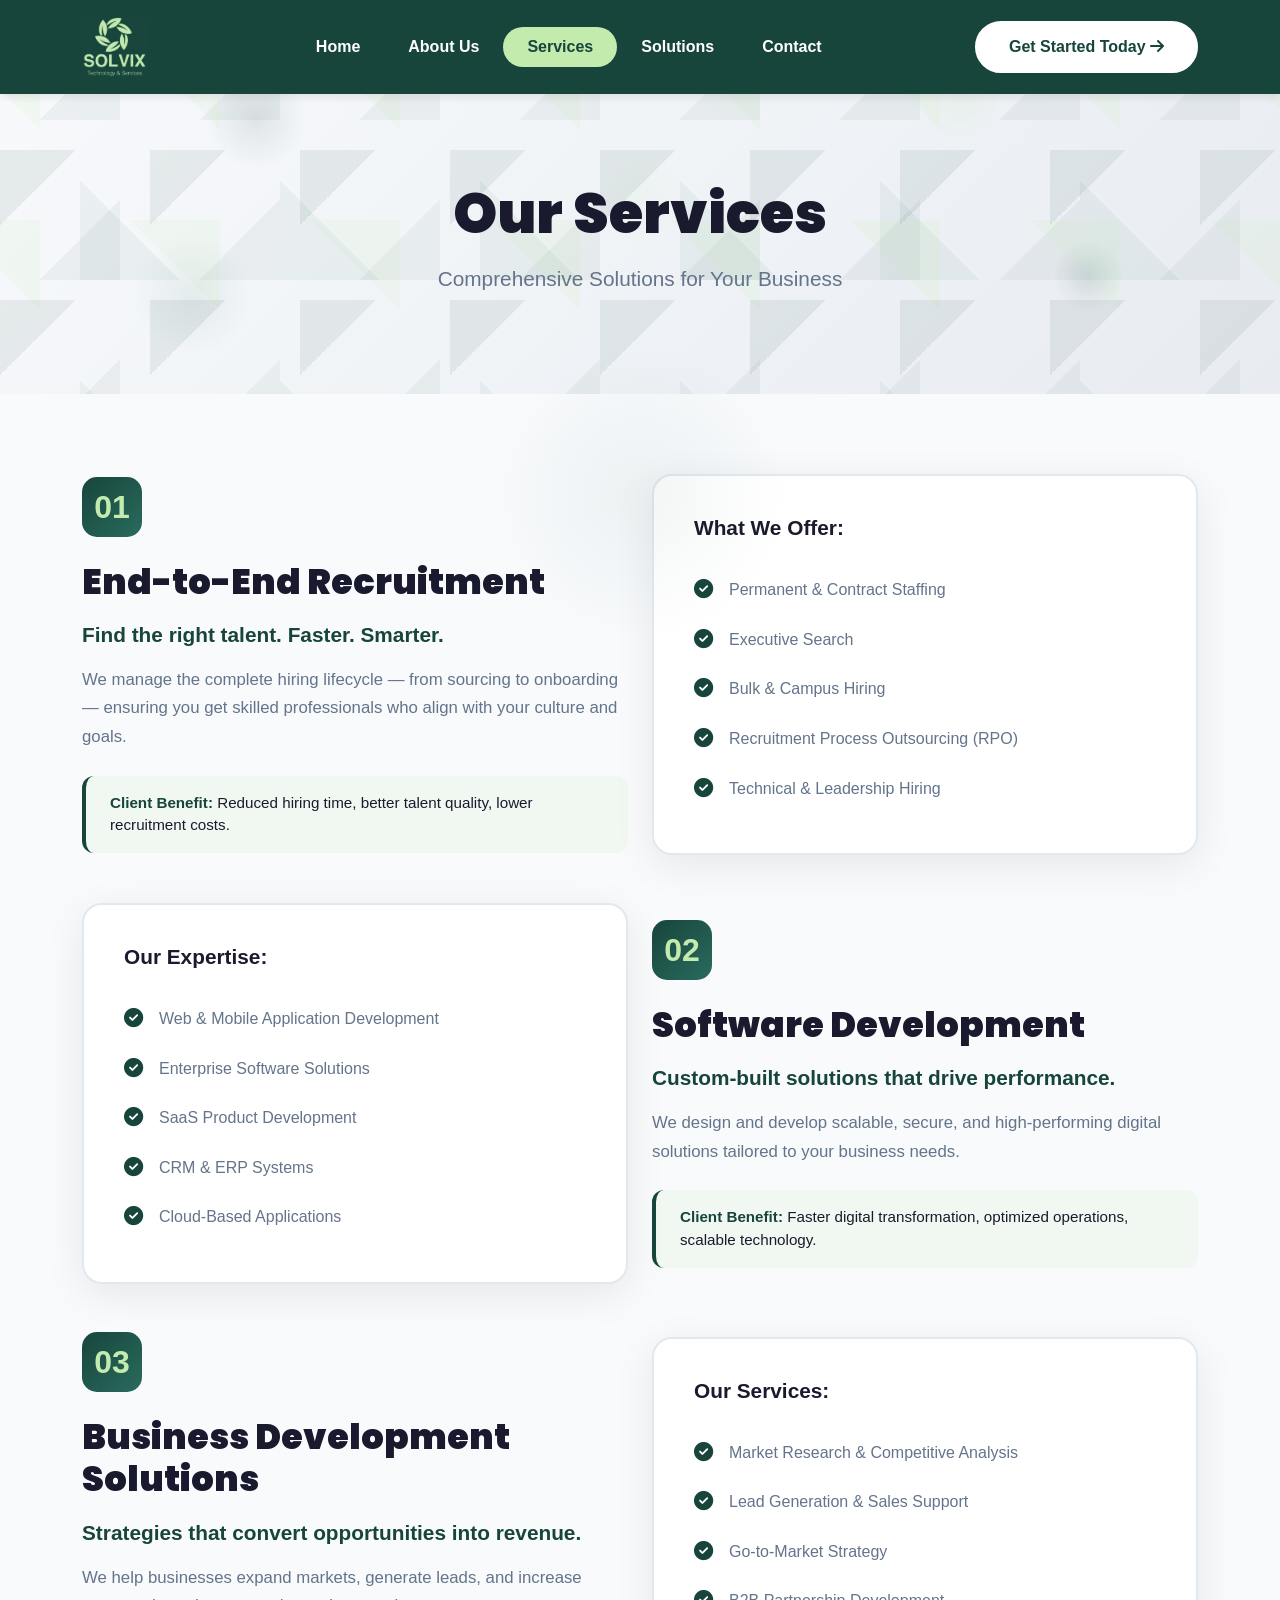
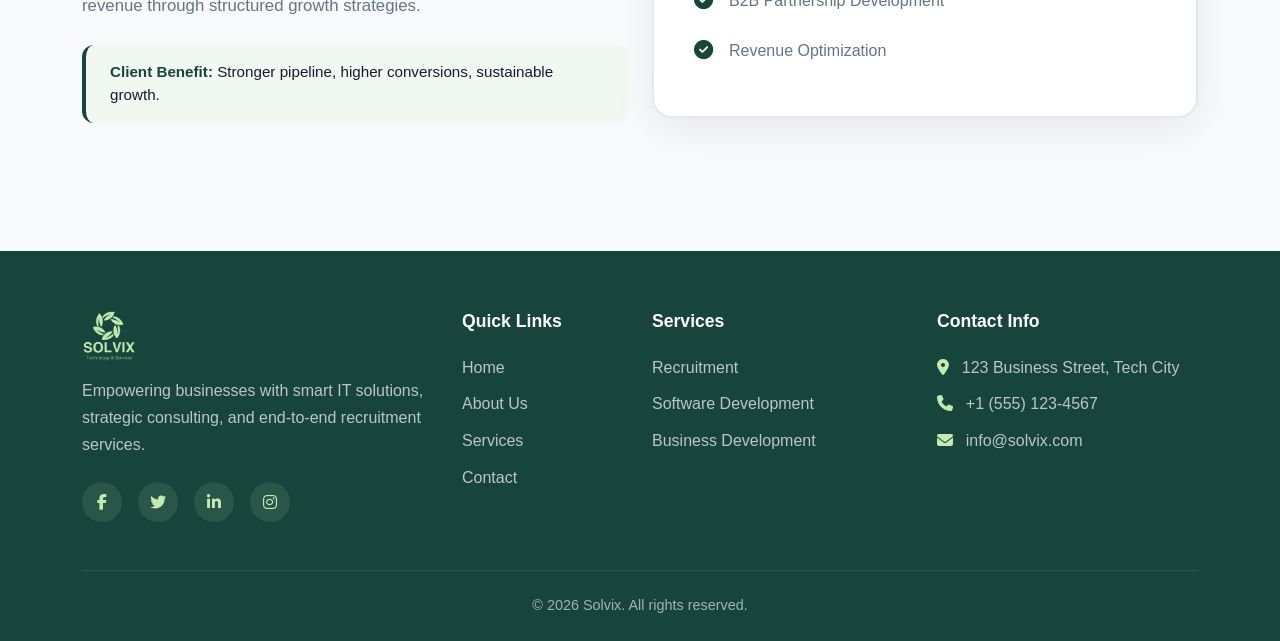
<file: services.html>
<!DOCTYPE html>
<html lang="en">
<head>
    <meta charset="UTF-8">
    <meta name="viewport" content="width=device-width, initial-scale=1.0">
    <title>Services - Solvix</title>
    <link href="https://cdn.jsdelivr.net/npm/bootstrap@5.3.2/dist/css/bootstrap.min.css" rel="stylesheet">
    <link rel="stylesheet" href="https://cdnjs.cloudflare.com/ajax/libs/font-awesome/6.5.1/css/all.min.css">
    <link rel="preconnect" href="https://fonts.googleapis.com">
    <link rel="preconnect" href="https://fonts.gstatic.com" crossorigin>
    <link href="https://fonts.googleapis.com/css2?family=Poppins:wght@700;800;900&display=swap" rel="stylesheet">
    <link rel="stylesheet" href="css/style.css">
</head>
<body>
    <!-- Navigation -->
    <nav class="navbar navbar-expand-lg fixed-top">
        <div class="container">
            <button class="navbar-toggler" type="button" data-bs-toggle="collapse" data-bs-target="#navbarNav">
                <span class="navbar-toggler-icon"></span>
            </button>
            <a class="navbar-brand" href="index.html">
                <img src="images/solvix-logo.jpeg" alt="Solvix" height="60">
            </a>
            <div class="collapse navbar-collapse justify-content-center" id="navbarNav">
                <ul class="navbar-nav">
                    <li class="nav-item"><a class="nav-link" href="index.html">Home</a></li>
                    <li class="nav-item"><a class="nav-link" href="about.html">About Us</a></li>
                    <li class="nav-item"><a class="nav-link active" href="services.html">Services</a></li>
                    <li class="nav-item"><a class="nav-link" href="solutions.html">Solutions</a></li>
                    <li class="nav-item"><a class="nav-link" href="contact.html">Contact</a></li>
                </ul>
            </div>
            <button class="btn-get-started" onclick="window.location.href='contact.html'">Get Started Today <i class="fas fa-arrow-right"></i></button>
        </div>
    </nav>

    <!-- Page Header -->
    <section class="page-header">
        <div class="container">
            <h1>Our Services</h1>
            <p>Comprehensive Solutions for Your Business</p>
        </div>
    </section>

    <!-- Services Section -->
    <section class="services-section py-5">
        <div class="container">
            <div class="service-detail-section mb-5">
                <div class="row align-items-center mb-5">
                    <div class="col-lg-6 mb-4 mb-lg-0">
                        <div class="service-number-badge">01</div>
                        <h3 class="service-detail-title">End-to-End Recruitment</h3>
                        <p class="service-tagline">Find the right talent. Faster. Smarter.</p>
                        <p class="service-description">We manage the complete hiring lifecycle — from sourcing to onboarding — ensuring you get skilled professionals who align with your culture and goals.</p>
                        <div class="client-benefit">
                            <strong>Client Benefit:</strong> Reduced hiring time, better talent quality, lower recruitment costs.
                        </div>
                    </div>
                    <div class="col-lg-6">
                        <div class="service-list-card">
                            <h5>What We Offer:</h5>
                            <ul class="service-features">
                                <li><i class="fas fa-check-circle"></i> Permanent & Contract Staffing</li>
                                <li><i class="fas fa-check-circle"></i> Executive Search</li>
                                <li><i class="fas fa-check-circle"></i> Bulk & Campus Hiring</li>
                                <li><i class="fas fa-check-circle"></i> Recruitment Process Outsourcing (RPO)</li>
                                <li><i class="fas fa-check-circle"></i> Technical & Leadership Hiring</li>
                            </ul>
                        </div>
                    </div>
                </div>

                <div class="row align-items-center mb-5 flex-lg-row-reverse">
                    <div class="col-lg-6 mb-4 mb-lg-0">
                        <div class="service-number-badge">02</div>
                        <h3 class="service-detail-title">Software Development</h3>
                        <p class="service-tagline">Custom-built solutions that drive performance.</p>
                        <p class="service-description">We design and develop scalable, secure, and high-performing digital solutions tailored to your business needs.</p>
                        <div class="client-benefit">
                            <strong>Client Benefit:</strong> Faster digital transformation, optimized operations, scalable technology.
                        </div>
                    </div>
                    <div class="col-lg-6">
                        <div class="service-list-card">
                            <h5>Our Expertise:</h5>
                            <ul class="service-features">
                                <li><i class="fas fa-check-circle"></i> Web & Mobile Application Development</li>
                                <li><i class="fas fa-check-circle"></i> Enterprise Software Solutions</li>
                                <li><i class="fas fa-check-circle"></i> SaaS Product Development</li>
                                <li><i class="fas fa-check-circle"></i> CRM & ERP Systems</li>
                                <li><i class="fas fa-check-circle"></i> Cloud-Based Applications</li>
                            </ul>
                        </div>
                    </div>
                </div>

                <div class="row align-items-center">
                    <div class="col-lg-6 mb-4 mb-lg-0">
                        <div class="service-number-badge">03</div>
                        <h3 class="service-detail-title">Business Development Solutions</h3>
                        <p class="service-tagline">Strategies that convert opportunities into revenue.</p>
                        <p class="service-description">We help businesses expand markets, generate leads, and increase revenue through structured growth strategies.</p>
                        <div class="client-benefit">
                            <strong>Client Benefit:</strong> Stronger pipeline, higher conversions, sustainable growth.
                        </div>
                    </div>
                    <div class="col-lg-6">
                        <div class="service-list-card">
                            <h5>Our Services:</h5>
                            <ul class="service-features">
                                <li><i class="fas fa-check-circle"></i> Market Research & Competitive Analysis</li>
                                <li><i class="fas fa-check-circle"></i> Lead Generation & Sales Support</li>
                                <li><i class="fas fa-check-circle"></i> Go-to-Market Strategy</li>
                                <li><i class="fas fa-check-circle"></i> B2B Partnership Development</li>
                                <li><i class="fas fa-check-circle"></i> Revenue Optimization</li>
                            </ul>
                        </div>
                    </div>
                </div>
            </div>
        </div>
    </section>

    <!-- Footer -->
    <footer class="footer">
        <div class="container">
            <div class="row g-4">
                <div class="col-lg-4 col-md-6">
                    <div class="footer-about">
                        <img src="images/solvix-logo.jpeg" alt="Solvix" height="50" class="mb-3">
                        <p>Empowering businesses with smart IT solutions, strategic consulting, and end-to-end recruitment services.</p>
                        <div class="social-links">
                            <a href="#"><i class="fab fa-facebook-f"></i></a>
                            <a href="#"><i class="fab fa-twitter"></i></a>
                            <a href="#"><i class="fab fa-linkedin-in"></i></a>
                            <a href="#"><i class="fab fa-instagram"></i></a>
                        </div>
                    </div>
                </div>
                <div class="col-lg-2 col-md-6">
                    <div class="footer-links">
                        <h5>Quick Links</h5>
                        <ul>
                            <li><a href="index.html">Home</a></li>
                            <li><a href="about.html">About Us</a></li>
                            <li><a href="services.html">Services</a></li>
                            <li><a href="contact.html">Contact</a></li>
                        </ul>
                    </div>
                </div>
                <div class="col-lg-3 col-md-6">
                    <div class="footer-links">
                        <h5>Services</h5>
                        <ul>
                            <li><a href="services.html">Recruitment</a></li>
                            <li><a href="services.html">Software Development</a></li>
                            <li><a href="services.html">Business Development</a></li>
                        </ul>
                    </div>
                </div>
                <div class="col-lg-3 col-md-6">
                    <div class="footer-contact">
                        <h5>Contact Info</h5>
                        <ul>
                            <li><i class="fas fa-map-marker-alt"></i> 123 Business Street, Tech City</li>
                            <li><i class="fas fa-phone"></i> +1 (555) 123-4567</li>
                            <li><i class="fas fa-envelope"></i> info@solvix.com</li>
                        </ul>
                    </div>
                </div>
            </div>
            <div class="footer-bottom">
                <p>&copy; 2026 Solvix. All rights reserved.</p>
            </div>
        </div>
    </footer>

    <script src="https://cdn.jsdelivr.net/npm/bootstrap@5.3.2/dist/js/bootstrap.bundle.min.js"></script>
    <script src="js/script.js"></script>
</body>
</html>
</file>
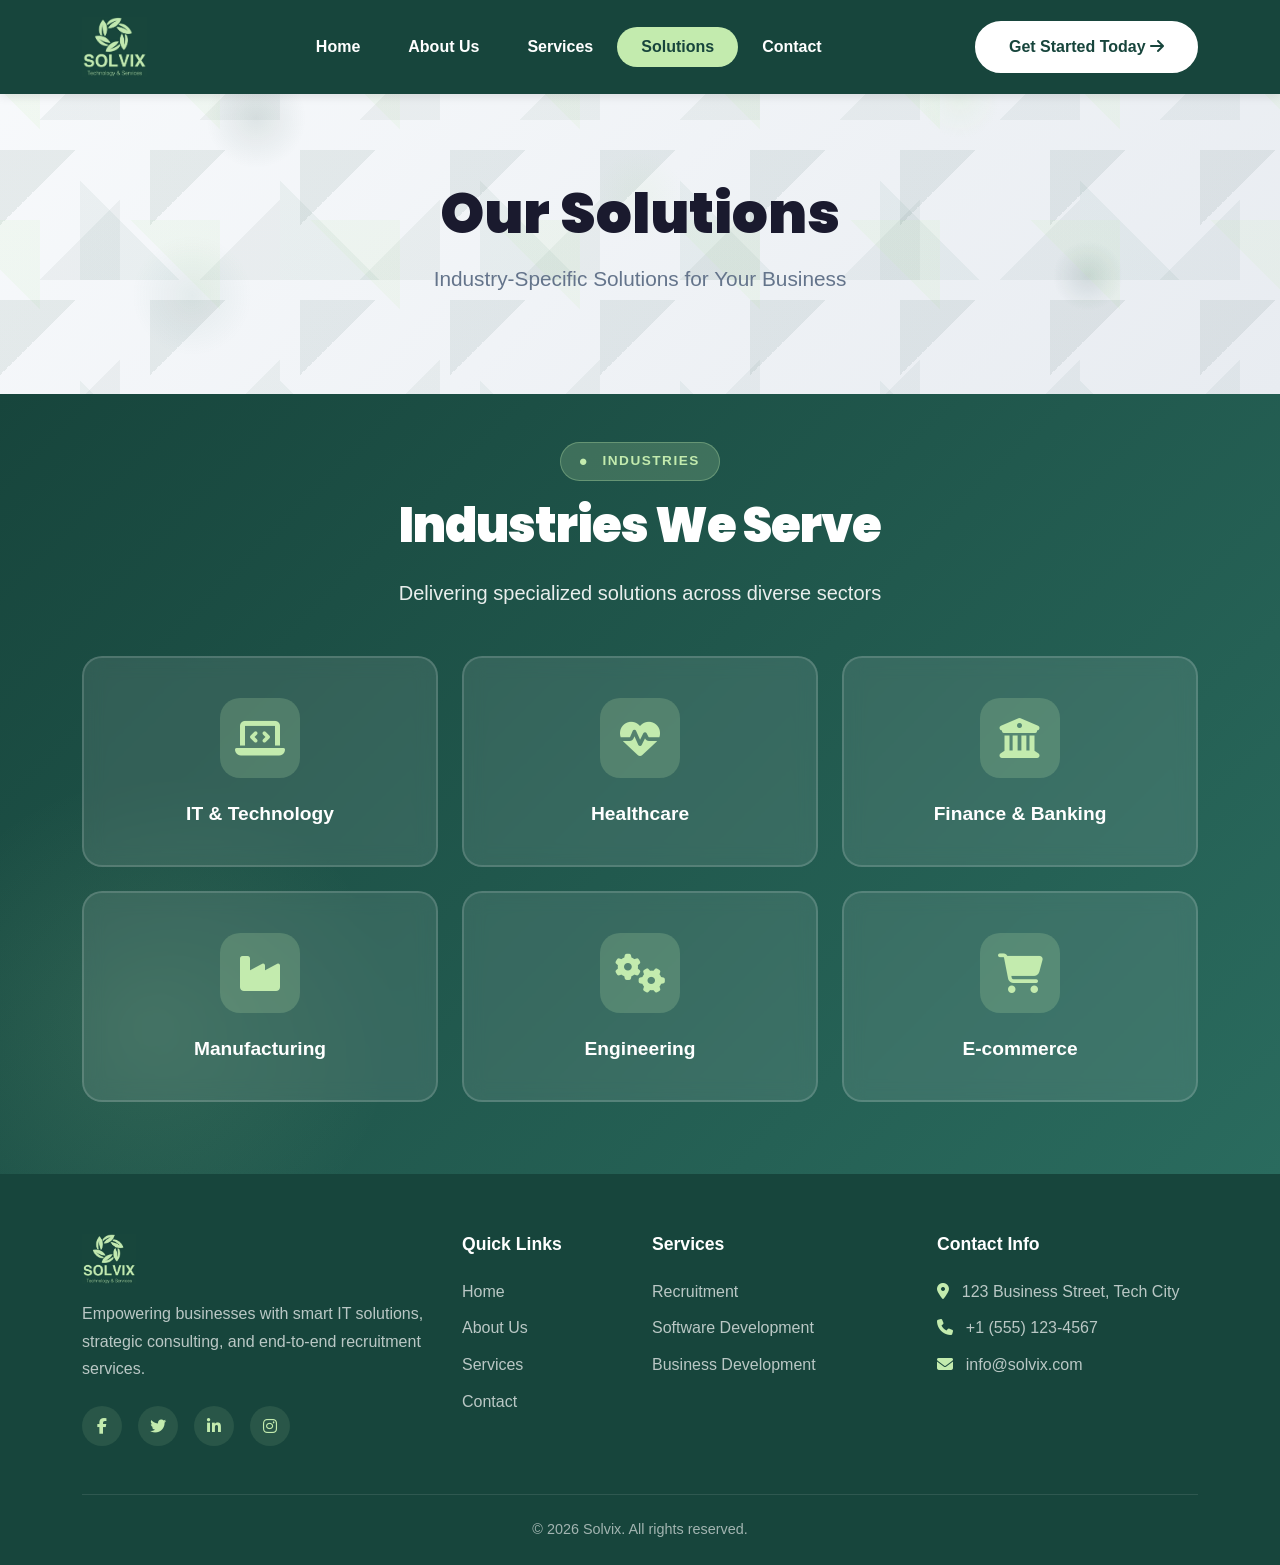
<file: solutions.html>
<!DOCTYPE html>
<html lang="en">
<head>
    <meta charset="UTF-8">
    <meta name="viewport" content="width=device-width, initial-scale=1.0">
    <title>Solutions - Solvix</title>
    <link href="https://cdn.jsdelivr.net/npm/bootstrap@5.3.2/dist/css/bootstrap.min.css" rel="stylesheet">
    <link rel="stylesheet" href="https://cdnjs.cloudflare.com/ajax/libs/font-awesome/6.5.1/css/all.min.css">
    <link rel="preconnect" href="https://fonts.googleapis.com">
    <link rel="preconnect" href="https://fonts.gstatic.com" crossorigin>
    <link href="https://fonts.googleapis.com/css2?family=Poppins:wght@700;800;900&display=swap" rel="stylesheet">
    <link rel="stylesheet" href="css/style.css">
</head>
<body>
    <!-- Navigation -->
    <nav class="navbar navbar-expand-lg fixed-top">
        <div class="container">
            <button class="navbar-toggler" type="button" data-bs-toggle="collapse" data-bs-target="#navbarNav">
                <span class="navbar-toggler-icon"></span>
            </button>
            <a class="navbar-brand" href="index.html">
                <img src="images/solvix-logo.jpeg" alt="Solvix" height="60">
            </a>
            <div class="collapse navbar-collapse justify-content-center" id="navbarNav">
                <ul class="navbar-nav">
                    <li class="nav-item"><a class="nav-link" href="index.html">Home</a></li>
                    <li class="nav-item"><a class="nav-link" href="about.html">About Us</a></li>
                    <li class="nav-item"><a class="nav-link" href="services.html">Services</a></li>
                    <li class="nav-item"><a class="nav-link active" href="solutions.html">Solutions</a></li>
                    <li class="nav-item"><a class="nav-link" href="contact.html">Contact</a></li>
                </ul>
            </div>
            <button class="btn-get-started" onclick="window.location.href='contact.html'">Get Started Today <i class="fas fa-arrow-right"></i></button>
        </div>
    </nav>

    <!-- Page Header -->
    <section class="page-header">
        <div class="container">
            <h1>Our Solutions</h1>
            <p>Industry-Specific Solutions for Your Business</p>
        </div>
    </section>

    <!-- Industries Section -->
    <section class="industries-section py-5">
        <div class="container">
            <div class="text-center mb-5">
                <span class="section-badge"><i class="fas fa-circle"></i> Industries</span>
                <h2 class="section-title">Industries We Serve</h2>
                <p class="lead">Delivering specialized solutions across diverse sectors</p>
            </div>
            <div class="row g-4 mb-4">
                <div class="col-md-4 col-6">
                    <div class="industry-card text-center p-4">
                        <div class="industry-icon-wrapper">
                            <i class="fas fa-laptop-code"></i>
                        </div>
                        <h6>IT & Technology</h6>
                    </div>
                </div>
                <div class="col-md-4 col-6">
                    <div class="industry-card text-center p-4">
                        <div class="industry-icon-wrapper">
                            <i class="fas fa-heartbeat"></i>
                        </div>
                        <h6>Healthcare</h6>
                    </div>
                </div>
                <div class="col-md-4 col-6">
                    <div class="industry-card text-center p-4">
                        <div class="industry-icon-wrapper">
                            <i class="fas fa-university"></i>
                        </div>
                        <h6>Finance & Banking</h6>
                    </div>
                </div>
                <div class="col-md-4 col-6">
                    <div class="industry-card text-center p-4">
                        <div class="industry-icon-wrapper">
                            <i class="fas fa-industry"></i>
                        </div>
                        <h6>Manufacturing</h6>
                    </div>
                </div>
                <div class="col-md-4 col-6">
                    <div class="industry-card text-center p-4">
                        <div class="industry-icon-wrapper">
                            <i class="fas fa-cogs"></i>
                        </div>
                        <h6>Engineering</h6>
                    </div>
                </div>
                <div class="col-md-4 col-6">
                    <div class="industry-card text-center p-4">
                        <div class="industry-icon-wrapper">
                            <i class="fas fa-shopping-cart"></i>
                        </div>
                        <h6>E-commerce</h6>
                    </div>
                </div>
            </div>
        </div>
    </section>

    <!-- Footer -->
    <footer class="footer">
        <div class="container">
            <div class="row g-4">
                <div class="col-lg-4 col-md-6">
                    <div class="footer-about">
                        <img src="images/solvix-logo.jpeg" alt="Solvix" height="50" class="mb-3">
                        <p>Empowering businesses with smart IT solutions, strategic consulting, and end-to-end recruitment services.</p>
                        <div class="social-links">
                            <a href="#"><i class="fab fa-facebook-f"></i></a>
                            <a href="#"><i class="fab fa-twitter"></i></a>
                            <a href="#"><i class="fab fa-linkedin-in"></i></a>
                            <a href="#"><i class="fab fa-instagram"></i></a>
                        </div>
                    </div>
                </div>
                <div class="col-lg-2 col-md-6">
                    <div class="footer-links">
                        <h5>Quick Links</h5>
                        <ul>
                            <li><a href="index.html">Home</a></li>
                            <li><a href="about.html">About Us</a></li>
                            <li><a href="services.html">Services</a></li>
                            <li><a href="contact.html">Contact</a></li>
                        </ul>
                    </div>
                </div>
                <div class="col-lg-3 col-md-6">
                    <div class="footer-links">
                        <h5>Services</h5>
                        <ul>
                            <li><a href="services.html">Recruitment</a></li>
                            <li><a href="services.html">Software Development</a></li>
                            <li><a href="services.html">Business Development</a></li>
                        </ul>
                    </div>
                </div>
                <div class="col-lg-3 col-md-6">
                    <div class="footer-contact">
                        <h5>Contact Info</h5>
                        <ul>
                            <li><i class="fas fa-map-marker-alt"></i> 123 Business Street, Tech City</li>
                            <li><i class="fas fa-phone"></i> +1 (555) 123-4567</li>
                            <li><i class="fas fa-envelope"></i> info@solvix.com</li>
                        </ul>
                    </div>
                </div>
            </div>
            <div class="footer-bottom">
                <p>&copy; 2026 Solvix. All rights reserved.</p>
            </div>
        </div>
    </footer>

    <script src="https://cdn.jsdelivr.net/npm/bootstrap@5.3.2/dist/js/bootstrap.bundle.min.js"></script>
    <script src="js/script.js"></script>
</body>
</html>
</file>
<file: css/style.css>
:root {
    --primary: #17453c;
    --secondary: #c3ebae;
    --dark: #1a1a2e;
    --light: #f8f9fa;
}

* {
    margin: 0;
    padding: 0;
    box-sizing: border-box;
}

body {
    font-family: 'Inter', 'Segoe UI', sans-serif;
    color: #333;
    background: #f5f7fa;
}

/* Navigation */
.navbar {
    background: #17453c;
    backdrop-filter: blur(20px);
    padding: 0.75rem 0;
    box-shadow: 0 2px 10px rgba(0,0,0,0.1);
}

/* Page Header */
.page-header {
    background: linear-gradient(135deg, #f8fafc 0%, #e8ecf1 100%);
    padding: 180px 0 100px;
    text-align: center;
    position: relative;
    overflow: hidden;
}

.page-header::before {
    content: '';
    position: absolute;
    width: 100%;
    height: 100%;
    top: 0;
    left: 0;
    background-image: 
        radial-gradient(circle 100px at 20% 30%, rgba(23, 69, 60, 0.1), transparent 50%),
        radial-gradient(circle 80px at 75% 25%, rgba(195, 235, 174, 0.15), transparent 50%),
        radial-gradient(circle 120px at 15% 75%, rgba(42, 107, 94, 0.08), transparent 50%),
        radial-gradient(circle 70px at 85% 70%, rgba(23, 69, 60, 0.12), transparent 50%),
        radial-gradient(circle 90px at 50% 50%, rgba(195, 235, 174, 0.1), transparent 50%);
    animation: float-circles 20s ease-in-out infinite;
    z-index: 0;
}

.page-header::after {
    content: '';
    position: absolute;
    width: 100%;
    height: 100%;
    top: 0;
    left: 0;
    background-image: 
        linear-gradient(135deg, rgba(23, 69, 60, 0.08) 25%, transparent 25%),
        linear-gradient(225deg, rgba(195, 235, 174, 0.12) 25%, transparent 25%),
        linear-gradient(45deg, rgba(42, 107, 94, 0.06) 25%, transparent 25%),
        linear-gradient(315deg, rgba(23, 69, 60, 0.05) 25%, transparent 25%);
    background-size: 150px 150px, 180px 180px, 200px 200px, 160px 160px;
    background-position: 0 0, 40px 40px, 80px 80px, 120px 120px;
    animation: float-squares 25s linear infinite;
    z-index: 0;
}

.page-header .container {
    position: relative;
    z-index: 1;
}

.page-header h1 {
    font-size: 3.5rem;
    font-weight: 900;
    color: #1a1a2e;
    margin-bottom: 1rem;
    font-family: 'Poppins', sans-serif;
}

.page-header p {
    font-size: 1.3rem;
    color: #64748b;
    margin: 0;
}

/* Navigation */
.navbar {
    background: #17453c;
    backdrop-filter: blur(20px);
    padding: 0.75rem 0;
    box-shadow: 0 2px 10px rgba(0,0,0,0.1);
}

.navbar .container {
    display: flex;
    flex-wrap: wrap;
    align-items: center;
}

.navbar-toggler {
    border-color: transparent;
    order: 1;
    margin-right: 1rem;
}

.navbar-toggler:focus {
    box-shadow: none;
}

.navbar-toggler-icon {
    background-image: url("data:image/svg+xml,%3csvg xmlns='http://www.w3.org/2000/svg' viewBox='0 0 30 30'%3e%3cpath stroke='white' stroke-linecap='round' stroke-miterlimit='10' stroke-width='2' d='M4 7h22M4 15h22M4 23h22'/%3e%3c/svg%3e");
}

.navbar-brand {
    font-size: 1.8rem;
    font-weight: 700;
    color: var(--primary) !important;
    line-height: 1;
    order: 2;
}

.navbar-collapse {
    order: 4;
    flex-basis: 100%;
}

.btn-get-started {
    background: white;
    color: #17453c;
    border-radius: 50px;
    padding: 0.75rem 2rem;
    border: 2px solid white;
    font-weight: 700;
    transition: all 0.3s;
    order: 3;
    margin-left: auto;
}

@media (min-width: 992px) {
    .navbar-collapse {
        flex-basis: auto;
    }
    
    .btn-get-started {
        order: 4;
    }
    
    .navbar-collapse {
        order: 3;
    }
}

.navbar-nav {
    background: transparent;
    border-radius: 50px;
    padding: 0.5rem 1rem;
    box-shadow: none;
}

.nav-link {
    color: white !important;
    padding: 0.5rem 1.5rem !important;
    border-radius: 50px;
    transition: all 0.3s;
    font-weight: 600;
}

.nav-link:hover, .nav-link.active {
    background: #c3ebae;
    color: #17453c !important;
}

.btn-get-started {
    background: white;
    color: #17453c;
    border-radius: 50px;
    padding: 0.75rem 2rem;
    border: 2px solid white;
    font-weight: 700;
    transition: all 0.3s;
}

.btn-get-started:hover {
    background: transparent;
    color: white;
    border-color: white;
    transform: translateY(-2px);
    box-shadow: 0 5px 15px rgba(255, 255, 255, 0.2);
}

/* Hero Section */
.hero {
    background: linear-gradient(135deg, #f8fafc 0%, #e8ecf1 100%);
    padding: 140px 0 100px;
    min-height: 90vh;
    display: flex;
    align-items: center;
    text-align: center;
    position: relative;
    overflow: hidden;
}

.hero::before {
    content: '';
    position: absolute;
    width: 100%;
    height: 100%;
    background-image: 
        radial-gradient(circle 100px at 20% 30%, rgba(23, 69, 60, 0.1), transparent 50%),
        radial-gradient(circle 80px at 75% 25%, rgba(195, 235, 174, 0.15), transparent 50%),
        radial-gradient(circle 120px at 15% 75%, rgba(42, 107, 94, 0.08), transparent 50%),
        radial-gradient(circle 70px at 85% 70%, rgba(23, 69, 60, 0.12), transparent 50%),
        radial-gradient(circle 90px at 50% 50%, rgba(195, 235, 174, 0.1), transparent 50%);
    animation: float-circles 20s ease-in-out infinite;
}

.hero::after {
    content: '';
    position: absolute;
    width: 100%;
    height: 100%;
    background-image: 
        linear-gradient(135deg, rgba(23, 69, 60, 0.08) 25%, transparent 25%),
        linear-gradient(225deg, rgba(195, 235, 174, 0.12) 25%, transparent 25%),
        linear-gradient(45deg, rgba(42, 107, 94, 0.06) 25%, transparent 25%),
        linear-gradient(315deg, rgba(23, 69, 60, 0.05) 25%, transparent 25%);
    background-size: 150px 150px, 180px 180px, 200px 200px, 160px 160px;
    background-position: 0 0, 40px 40px, 80px 80px, 120px 120px;
    animation: float-squares 25s linear infinite;
}

.hero .container {
    position: relative;
    z-index: 1;
}

@keyframes float-circles {
    0%, 100% { 
        transform: translate(0, 0);
        opacity: 1;
    }
    50% { 
        transform: translate(30px, -30px);
        opacity: 0.7;
    }
}

@keyframes float-squares {
    0% { 
        background-position: 0 0, 40px 40px, 80px 80px, 120px 120px;
    }
    100% { 
        background-position: 150px 150px, 190px 190px, 230px 230px, 270px 270px;
    }
}

/* Services - Light */
.services-section {
    background: white;
    padding: 100px 0;
    position: relative;
}

.services-section .section-badge {
    background: transparent;
    color: #17453c;
    border: 1px solid #17453c;
}

.services-section .section-title {
    color: #1a1a2e;
}

.services-section .lead {
    color: #64748b;
}

.capability-visual {
    background: linear-gradient(135deg, #17453c, #2a6b5e);
}

.capability-visual i {
    color: #c3ebae;
}

.capability-content h3 {
    color: #17453c;
}

.capability-content p {
    color: #64748b;
}

/* Industries - Light */
.industries-section {
    background: white;
    padding: 100px 0;
}

.industries-section .section-badge {
    background: transparent;
    color: #17453c;
    border: 1px solid #17453c;
}

.industries-section .section-title {
    color: #1a1a2e;
}

.industries-section .lead {
    color: #64748b;
}

.industry-item {
    background: #f8fafc;
    border: 1px solid #e2e8f0;
}

.industry-item:hover {
    background: white;
    border-color: #17453c;
}

.industry-item i {
    color: #17453c;
}

.industry-item h6 {
    color: #1a1a2e;
}

/* Our Process Section */
.our-process-section {
    background: linear-gradient(135deg, #17453c 0%, #2a6b5e 100%);
    padding: 100px 0;
    position: relative;
    overflow: hidden;
}

.our-process-section::before {
    content: '';
    position: absolute;
    width: 100%;
    height: 100%;
    background: 
        radial-gradient(circle 150px at 80% 20%, rgba(195, 235, 174, 0.15), transparent),
        radial-gradient(circle 200px at 20% 80%, rgba(195, 235, 174, 0.1), transparent);
    animation: float-circles 25s ease-in-out infinite;
}

.our-process-section .section-badge {
    background: rgba(195, 235, 174, 0.2);
    color: #17453c;
    border: 2px solid rgba(23, 69, 60, 0.3);
}

.our-process-section .section-title {
    color: #1a1a2e;
}

.our-process-section p {
    color: #64748b;
}

.process-steps {
    display: flex;
    justify-content: space-between;
    align-items: flex-start;
    gap: 1.5rem;
    position: relative;
    z-index: 1;
    margin-top: 3rem;
}

.process-steps::before {
    content: '';
    position: absolute;
    top: 30px;
    left: 10%;
    right: 10%;
    height: 3px;
    background: linear-gradient(90deg, #c3ebae, rgba(195, 235, 174, 0.3));
    z-index: 0;
}

.process-step {
    flex: 1;
    background: transparent;
    border: none;
    padding: 0;
    transition: all 0.4s;
    position: relative;
    text-align: center;
}

.process-step::before {
    display: none;
}

.step-icon {
    width: 60px;
    height: 60px;
    background: #c3ebae;
    border-radius: 50%;
    display: flex;
    align-items: center;
    justify-content: center;
    color: #17453c;
    font-size: 1.5rem;
    margin: 0 auto 1.5rem;
    transition: all 0.4s;
    position: relative;
    z-index: 1;
    box-shadow: 0 0 0 8px rgba(195, 235, 174, 0.2);
}

.process-step:hover .step-icon {
    transform: scale(1.2);
    box-shadow: 0 0 0 12px rgba(195, 235, 174, 0.3);
}

.step-number {
    color: #17453c;
    font-weight: 700;
    font-size: 0.75rem;
    display: block;
    margin-bottom: 0.5rem;
    text-transform: uppercase;
    letter-spacing: 1.5px;
}

.step-content h5 {
    font-weight: 800;
    font-size: 1.2rem;
    color: #1a1a2e;
    margin-bottom: 0.5rem;
}

.step-content p {
    margin: 0;
    font-size: 0.9rem;
    color: #64748b;
    line-height: 1.5;
}

@media (max-width: 768px) {
    .process-steps {
        flex-direction: column;
    }
    .process-steps::before {
        display: none;
    }
}

.hero-badge {
    display: inline-block;
    background: rgba(195, 235, 174, 0.2);
    padding: 0.6rem 1.8rem;
    border-radius: 50px;
    color: #17453c;
    font-weight: 600;
    margin-bottom: 2rem;
    box-shadow: 0 4px 15px rgba(0,0,0,0.1);
    font-size: 0.95rem;
    border: 1px solid rgba(195, 235, 174, 0.3);
}

.hero-badge i {
    margin-right: 0.5rem;
}

.hero h1 {
    font-size: 3.8rem;
    font-weight: 900;
    line-height: 1.2;
    margin-bottom: 1.5rem;
    color: #1a1a2e;
    text-shadow: 0 4px 12px rgba(0,0,0,0.08);
    letter-spacing: -2px;
    font-family: 'Poppins', sans-serif;
    text-transform: uppercase;
}

.hero h1 .highlight {
    color: #17453c;
    font-style: normal;
    background: linear-gradient(135deg, #17453c 0%, #2a6b5e 100%);
    -webkit-background-clip: text;
    -webkit-text-fill-color: transparent;
    background-clip: text;
    font-weight: 900;
    position: relative;
    display: inline-block;
}

.hero h1 .highlight::after {
    content: '';
    position: absolute;
    bottom: -5px;
    left: 0;
    width: 100%;
    height: 8px;
    background: rgba(195, 235, 174, 0.4);
    z-index: -1;
}

.hero-subtitle {
    color: #1a1a2e;
    font-size: 1.4rem;
    font-weight: 700;
    max-width: 800px;
    margin: 0 auto 1rem;
    line-height: 1.4;
}

.hero-subheadline {
    color: #64748b;
    font-size: 1.15rem;
    max-width: 750px;
    margin: 0 auto 2.5rem;
    line-height: 1.7;
}

.hero .btn-primary {
    background: #17453c;
    color: white;
    padding: 1.1rem 2.5rem;
    border-radius: 12px;
    font-weight: 700;
    box-shadow: 0 8px 25px rgba(23, 69, 60, 0.25);
}

.hero .btn-primary:hover {
    background: #2a6b5e;
    transform: translateY(-3px);
    box-shadow: 0 12px 35px rgba(23, 69, 60, 0.35);
    color: white;
}

.hero-image {
    position: relative;
    margin: 3rem auto 0;
    max-width: 700px;
}

.side-card {
    position: absolute;
    background: white;
    border-radius: 20px;
    padding: 1.5rem;
    box-shadow: 0 10px 30px rgba(0,0,0,0.1);
}

.side-card.left {
    left: -100px;
    top: 50%;
    transform: translateY(-50%);
}

.side-card.right {
    right: -100px;
    bottom: 100px;
}

.side-card h6 {
    color: #333;
    font-weight: 600;
    margin-bottom: 0.5rem;
}

.side-card p {
    color: #999;
    font-size: 0.9rem;
    margin: 0;
}

.side-card .icon-box {
    width: 80px;
    height: 80px;
    background: linear-gradient(135deg, #17453c 0%, #2a6b5e 100%);
    border-radius: 15px;
    display: flex;
    align-items: center;
    justify-content: center;
    margin-top: 1rem;
}

/* Services - Staggered Cards */
.services-section {
    background: linear-gradient(180deg, #f8fafc 0%, white 100%);
    padding: 100px 0;
}

.services-staggered {
    display: flex;
    flex-direction: column;
    gap: 3rem;
}

.capability-row {
    display: flex;
    align-items: center;
    gap: 3rem;
}

.capability-row:nth-child(even) {
    flex-direction: row-reverse;
}

.capability-visual {
    flex: 0 0 200px;
    height: 200px;
    background: linear-gradient(135deg, #17453c, #2a6b5e);
    border-radius: 20px;
    display: flex;
    align-items: center;
    justify-content: center;
    position: relative;
    overflow: hidden;
}

.capability-visual::before {
    content: '';
    position: absolute;
    width: 150%;
    height: 150%;
    background: radial-gradient(circle, rgba(195, 235, 174, 0.2), transparent);
    animation: pulse 3s ease-in-out infinite;
}

.capability-visual i {
    font-size: 4rem;
    color: #c3ebae;
    position: relative;
    z-index: 1;
}

.capability-content {
    flex: 1;
}

.capability-content h3 {
    font-weight: 900;
    font-size: 2rem;
    color: #17453c;
    margin-bottom: 1rem;
}

.capability-content p {
    color: #64748b;
    font-size: 1.1rem;
    line-height: 1.7;
}

/* Industries - Minimal Cards */
.industries-section {
    background: #f8fafc;
    padding: 100px 0;
}

.industries-grid {
    display: grid;
    grid-template-columns: repeat(3, 1fr);
    gap: 1.5rem;
}

.industry-item {
    background: white;
    padding: 2rem;
    border-radius: 12px;
    text-align: center;
    border: 1px solid #e2e8f0;
    transition: all 0.3s;
}

.industry-item:hover {
    border-color: #17453c;
    transform: translateY(-5px);
    box-shadow: 0 10px 25px rgba(23, 69, 60, 0.1);
}

.industry-item i {
    font-size: 2.5rem;
    color: #17453c;
    margin-bottom: 1rem;
}

.industry-item h6 {
    font-weight: 700;
    color: #1a1a2e;
    margin: 0;
}

/* Process - Timeline */
.our-process-section {
    background: white;
    padding: 100px 0;
}

.process-timeline {
    position: relative;
    padding-left: 100px;
}

.process-timeline::before {
    content: '';
    position: absolute;
    left: 40px;
    top: 0;
    bottom: 0;
    width: 3px;
    background: linear-gradient(180deg, #17453c, #c3ebae);
}

.process-item {
    position: relative;
    margin-bottom: 3rem;
}

.process-number {
    position: absolute;
    left: -100px;
    width: 80px;
    height: 80px;
    background: #17453c;
    border-radius: 50%;
    display: flex;
    align-items: center;
    justify-content: center;
    color: #c3ebae;
    font-size: 2rem;
    font-weight: 900;
    box-shadow: 0 5px 20px rgba(23, 69, 60, 0.3);
}

.process-content {
    background: #f8fafc;
    padding: 2rem;
    border-radius: 12px;
    border-left: 4px solid #17453c;
}

.process-content h5 {
    font-weight: 800;
    font-size: 1.5rem;
    color: #17453c;
    margin-bottom: 0.5rem;
}

.process-content p {
    color: #64748b;
    margin: 0;
}

@media (max-width: 768px) {
    .capability-row, .capability-row:nth-child(even) {
        flex-direction: column;
    }
    .why-features-grid, .industries-grid {
        grid-template-columns: 1fr;
    }
    .why-bottom-cta {
        flex-direction: column;
        gap: 1.5rem;
        text-align: center;
    }
}
.about-section {
    background: linear-gradient(135deg, #17453c 0%, #2a6b5e 100%);
    padding: 100px 0;
    color: white;
}

.about-section .section-badge {
    background: rgba(195, 235, 174, 0.2);
    color: #c3ebae;
    border: 1px solid rgba(195, 235, 174, 0.3);
    font-weight: 700;
    font-size: 0.95rem;
}

.about-section .section-title {
    color: white;
}

.about-section .lead {
    color: rgba(255, 255, 255, 0.95);
    font-size: 1.3rem;
    font-weight: 500;
}

.specialization-text {
    font-size: 1.4rem !important;
    font-weight: 700 !important;
    color: #c3ebae !important;
    background: rgba(195, 235, 174, 0.1);
    padding: 1rem 2rem;
    border-radius: 12px;
    display: inline-block;
    border: 2px solid rgba(195, 235, 174, 0.3);
}

.about-content-text {
    max-width: 1000px;
    margin: 0 auto;
}

.about-content-text p {
    font-size: 1.05rem;
    line-height: 1.8;
    color: rgba(255, 255, 255, 0.9);
    margin-bottom: 1.5rem;
    text-align: left;
    padding-left: 2rem;
    border-left: 4px solid rgba(195, 235, 174, 0.4);
}

.about-services-grid {
    display: grid;
    grid-template-columns: repeat(3, 1fr);
    gap: 2rem;
    margin-bottom: 3rem;
}

@media (max-width: 768px) {
    .about-services-grid {
        grid-template-columns: 1fr;
    }
}

.about-service-row {
    display: flex;
    flex-direction: column;
    align-items: center;
    background: transparent;
    border-radius: 16px;
    padding: 2rem 1.5rem;
    transition: all 0.4s;
    border: 3px solid rgba(195, 235, 174, 0.3);
    position: relative;
    overflow: hidden;
}

.about-service-row::before {
    content: '';
    position: absolute;
    top: 0;
    left: 0;
    width: 100%;
    height: 0;
    background: rgba(195, 235, 174, 0.2);
    transition: height 0.4s;
    z-index: 0;
}

.about-service-row:hover::before {
    height: 100%;
}

.about-service-row:hover {
    border-color: #c3ebae;
    transform: scale(1.05);
}

.about-service-number {
    font-size: 3.5rem;
    font-weight: 900;
    color: #c3ebae;
    margin-bottom: 1rem;
    font-family: 'Poppins', sans-serif;
    position: relative;
    z-index: 1;
}

.about-service-content {
    position: relative;
    z-index: 1;
    text-align: center;
}

.about-service-content h5 {
    font-weight: 800;
    font-size: 1.2rem;
    color: white;
    margin-bottom: 0;
    line-height: 1.4;
}

.about-cta-banner {
    background: rgba(195, 235, 174, 0.15);
    backdrop-filter: blur(10px);
    padding: 3rem;
    border-radius: 20px;
    text-align: center;
    color: white;
    border: 2px solid rgba(195, 235, 174, 0.3);
}

.about-cta-banner h3 {
    font-weight: 900;
    font-size: 2rem;
    margin-bottom: 1rem;
    color: white;
}

.about-cta-banner p {
    font-size: 1.1rem;
    margin-bottom: 0;
    color: rgba(255, 255, 255, 0.95);
}

.section-badge {
    display: inline-block;
    color: #17453c;
    font-weight: 700;
    font-size: 0.85rem;
    margin-bottom: 1rem;
    text-transform: uppercase;
    letter-spacing: 1.5px;
    padding: 0.5rem 1.2rem;
    background: rgba(195, 235, 174, 0.2);
    border-radius: 50px;
    border: 2px solid rgba(23, 69, 60, 0.2);
}

.section-badge i {
    font-size: 0.4rem;
    margin-right: 0.6rem;
    vertical-align: middle;
}

.section-title {
    font-size: 3rem;
    font-weight: 900;
    margin-bottom: 1.5rem;
    line-height: 1.2;
    color: #1a1a2e;
    font-family: 'Poppins', sans-serif;
    text-transform: capitalize;
    letter-spacing: -1px;
}

.about-section .lead {
    color: rgba(255, 255, 255, 0.95);
    font-size: 1.3rem;
    font-weight: 500;
}

.why-list {
    list-style: none;
    padding: 0;
}

.why-list li {
    padding: 0.5rem 0;
    color: #333;
}

.why-list li i {
    color: var(--primary);
    margin-right: 0.75rem;
}

.about-image-wrapper {
    position: relative;
}

.about-image {
    background: var(--primary);
    border-radius: 20px;
    overflow: hidden;
    position: relative;
}

.about-image::before {
    content: '';
    position: absolute;
    top: -50px;
    right: -50px;
    width: 200px;
    height: 200px;
    background: white;
    border-radius: 50%;
    z-index: 1;
}

.about-image img {
    width: 100%;
    height: auto;
    display: block;
    position: relative;
    z-index: 2;
}

.about-quote {
    background: white;
    padding: 1.5rem;
    border-radius: 15px;
    box-shadow: 0 5px 20px rgba(0,0,0,0.1);
    margin-top: 2rem;
    font-weight: 600;
}

.about-quote i {
    color: var(--primary);
    font-size: 0.5rem;
    margin-right: 0.5rem;
}

/* Services */
.services-section {
    background: #f8fafc;
    padding: 100px 0;
    position: relative;
}

.services-section::before {
    content: '';
    position: absolute;
    top: -50px;
    left: 50%;
    transform: translateX(-50%);
    width: 300px;
    height: 300px;
    background: radial-gradient(circle, rgba(23, 69, 60, 0.05) 0%, transparent 70%);
    border-radius: 50%;
}

.capability-card {
    background: linear-gradient(135deg, #f8fafc 0%, white 100%);
    border-radius: 24px;
    padding: 3rem 2.5rem !important;
    box-shadow: 0 5px 25px rgba(0,0,0,0.08);
    transition: all 0.5s cubic-bezier(0.4, 0, 0.2, 1);
    height: 100%;
    border: 2px solid transparent;
    position: relative;
    overflow: hidden;
}

.capability-card::before {
    content: '';
    position: absolute;
    top: -50%;
    right: -50%;
    width: 200%;
    height: 200%;
    background: radial-gradient(circle, rgba(23, 69, 60, 0.05) 0%, transparent 60%);
    transform: scale(0);
    transition: transform 0.6s cubic-bezier(0.4, 0, 0.2, 1);
}

.capability-card:hover::before {
    transform: scale(1);
}

.capability-card:hover {
    transform: translateY(-15px);
    box-shadow: 0 25px 70px rgba(23, 69, 60, 0.2);
    border-color: #17453c;
    background: white;
}

.capability-icon {
    width: 85px;
    height: 85px;
    background: linear-gradient(135deg, #17453c, #2a6b5e);
    border-radius: 20px;
    display: inline-flex;
    align-items: center;
    justify-content: center;
    color: #c3ebae;
    font-size: 2rem;
    margin-bottom: 2rem;
    position: relative;
    z-index: 1;
    transition: all 0.5s cubic-bezier(0.4, 0, 0.2, 1);
    box-shadow: 0 8px 25px rgba(23, 69, 60, 0.2);
}

.capability-card:hover .capability-icon {
    transform: scale(1.15) rotate(10deg);
    box-shadow: 0 15px 40px rgba(23, 69, 60, 0.4);
}

.capability-icon::after {
    content: '';
    position: absolute;
    top: -5px;
    right: -5px;
    bottom: -5px;
    left: -5px;
    border-radius: 22px;
    border: 2px solid #c3ebae;
    opacity: 0;
    transition: opacity 0.3s;
}

.capability-card:hover .capability-icon::after {
    opacity: 1;
}

.capability-icon i {
    position: relative;
    z-index: 1;
    transition: transform 0.3s;
}

.capability-card:hover .capability-icon i {
    transform: scale(1.1);
}

.capability-card h5 {
    font-weight: 900;
    font-size: 1.5rem;
    color: #1a1a2e;
    margin-bottom: 1.2rem;
    position: relative;
    z-index: 1;
    transition: all 0.3s;
}

.capability-card:hover h5 {
    color: #17453c;
}

.capability-card p {
    color: #64748b;
    line-height: 1.7;
    position: relative;
    z-index: 1;
    transition: color 0.3s;
}

.capability-card:hover p {
    color: #475569;
}

.services-cta {
    margin-top: 3rem;
}

.btn-view-services {
    background: linear-gradient(135deg, #17453c, #2a6b5e);
    color: white;
    padding: 1.2rem 3rem;
    border-radius: 50px;
    font-weight: 800;
    border: none;
    transition: all 0.4s cubic-bezier(0.4, 0, 0.2, 1);
    box-shadow: 0 8px 25px rgba(23, 69, 60, 0.3);
    position: relative;
    overflow: hidden;
}

.btn-view-services::before {
    content: '';
    position: absolute;
    top: 50%;
    left: 50%;
    width: 0;
    height: 0;
    border-radius: 50%;
    background: rgba(195, 235, 174, 0.3);
    transform: translate(-50%, -50%);
    transition: width 0.6s, height 0.6s;
}

.btn-view-services:hover::before {
    width: 400px;
    height: 400px;
}

.btn-view-services:hover {
    transform: translateY(-3px);
    box-shadow: 0 15px 45px rgba(23, 69, 60, 0.5);
    color: white;
}

.btn-view-services i {
    position: relative;
    z-index: 1;
    transition: transform 0.3s;
}

.btn-view-services:hover i {
    transform: translateX(5px);
}

/* Services Page */
.service-detail-section {
    padding: 2rem 0;
}

.service-number-badge {
    display: inline-block;
    width: 60px;
    height: 60px;
    background: linear-gradient(135deg, #17453c, #2a6b5e);
    color: #c3ebae;
    border-radius: 15px;
    font-size: 2rem;
    font-weight: 900;
    display: flex;
    align-items: center;
    justify-content: center;
    margin-bottom: 1.5rem;
}

.service-detail-title {
    font-size: 2.2rem;
    font-weight: 900;
    color: #1a1a2e;
    margin-bottom: 1rem;
    font-family: 'Poppins', sans-serif;
}

.service-tagline {
    font-size: 1.3rem;
    font-weight: 700;
    color: #17453c;
    margin-bottom: 1rem;
}

.service-description {
    font-size: 1.05rem;
    color: #64748b;
    line-height: 1.7;
    margin-bottom: 1.5rem;
}

.client-benefit {
    background: rgba(195, 235, 174, 0.15);
    padding: 1rem 1.5rem;
    border-radius: 12px;
    border-left: 4px solid #17453c;
    color: #1a1a2e;
    font-size: 0.95rem;
}

.client-benefit strong {
    color: #17453c;
}

.service-list-card {
    background: white;
    padding: 2.5rem;
    border-radius: 20px;
    box-shadow: 0 10px 40px rgba(0, 0, 0, 0.08);
    border: 2px solid #e2e8f0;
}

.service-list-card h5 {
    font-weight: 800;
    color: #1a1a2e;
    margin-bottom: 1.5rem;
    font-size: 1.3rem;
}

.service-features {
    list-style: none;
    padding: 0;
    margin: 0;
}

.service-features li {
    padding: 0.8rem 0;
    color: #64748b;
    font-size: 1rem;
    display: flex;
    align-items: flex-start;
    gap: 1rem;
}

.service-features li i {
    color: #17453c;
    font-size: 1.2rem;
    margin-top: 2px;
    flex-shrink: 0;
}

/* Services Page */
.service-detail {
    padding: 2rem 0;
}

.service-icon-large {
    width: 80px;
    height: 80px;
    background: #e8f2ff;
    border-radius: 15px;
    display: inline-flex;
    align-items: center;
    justify-content: center;
    color: var(--primary);
    font-size: 2rem;
}

.service-list-box {
    background: #f8f9fa;
    padding: 2rem;
    border-radius: 15px;
}

.service-list {
    list-style: none;
    padding: 0;
}

.service-list li {
    padding: 0.5rem 0;
    color: #333;
}

.service-list li i {
    color: var(--primary);
    margin-right: 0.75rem;
}

.benefit-box {
    background: white;
    padding: 1rem;
    border-radius: 10px;
    border-left: 4px solid var(--primary);
}

.cta-section {
    background: linear-gradient(135deg, #667eea 0%, #764ba2 100%);
    color: white;
}

/* Why Choose Us Section */
}

.process-image-wrapper {
    max-width: 400px;
}

.process-steps {
    padding-left: 2rem;
}

/* Industries Section */
.industries-section {
    background: linear-gradient(135deg, #17453c 0%, #2a6b5e 100%);
    padding: 100px 0;
    position: relative;
    overflow: hidden;
}

.industries-section::before {
    content: '';
    position: absolute;
    bottom: -100px;
    left: -100px;
    width: 500px;
    height: 500px;
    background: radial-gradient(circle, rgba(195, 235, 174, 0.1) 0%, transparent 70%);
    border-radius: 50%;
}

.industries-section .section-badge {
    background: rgba(195, 235, 174, 0.2);
    color: #c3ebae;
    border: 1px solid rgba(195, 235, 174, 0.3);
}

.industries-section .section-title {
    color: white;
}

.industries-section .lead {
    color: rgba(255, 255, 255, 0.9);
}

.industry-card {
    background: rgba(255, 255, 255, 0.1);
    backdrop-filter: blur(10px);
    border: 2px solid rgba(255, 255, 255, 0.15);
    border-radius: 20px;
    padding: 2.5rem 2rem !important;
    transition: all 0.4s cubic-bezier(0.4, 0, 0.2, 1);
    height: 100%;
    position: relative;
    overflow: hidden;
}

.industry-card::before {
    content: '';
    position: absolute;
    top: 0;
    left: 0;
    right: 0;
    bottom: 0;
    background: linear-gradient(135deg, rgba(195, 235, 174, 0.1), transparent);
    opacity: 0;
    transition: opacity 0.4s;
}

.industry-card:hover {
    background: rgba(255, 255, 255, 0.2);
    border-color: #c3ebae;
    transform: translateY(-10px) scale(1.02);
    box-shadow: 0 20px 60px rgba(0,0,0,0.3);
}

.industry-card:hover::before {
    opacity: 1;
}

.industry-icon-wrapper {
    width: 80px;
    height: 80px;
    background: rgba(195, 235, 174, 0.2);
    border-radius: 20px;
    display: inline-flex;
    align-items: center;
    justify-content: center;
    margin-bottom: 1.5rem;
    transition: all 0.4s cubic-bezier(0.4, 0, 0.2, 1);
    position: relative;
    z-index: 1;
}

.industry-card:hover .industry-icon-wrapper {
    background: #c3ebae;
    transform: scale(1.15) rotate(-5deg);
    box-shadow: 0 10px 30px rgba(195, 235, 174, 0.4);
}

.industry-icon-wrapper i {
    color: #c3ebae;
    font-size: 2.5rem;
    transition: all 0.3s;
}

.industry-card:hover .industry-icon-wrapper i {
    color: #17453c;
    transform: scale(1.1);
}

.industry-card h6 {
    color: white;
    font-weight: 800;
    font-size: 1.2rem;
    margin: 0;
    position: relative;
    z-index: 1;
    transition: all 0.3s;
}

.industry-card:hover h6 {
    color: #c3ebae;
    transform: translateY(-3px);
}

/* Buttons */
.btn-primary {
    background: var(--primary);
    border: none;
    padding: 12px 30px;
    border-radius: 50px;
    transition: all 0.3s;
}

.btn-primary:hover {
    background: #0052cc;
    transform: translateY(-2px);
    box-shadow: 0 5px 15px rgba(0,102,255,0.3);
}

.btn-outline-light {
    border: 2px solid white;
    border-radius: 50px;
    padding: 12px 30px;
}

.btn-outline-light:hover {
    background: white;
    color: #17453c;
}

/* Call to Action Section */
.cta-section {
    background: linear-gradient(135deg, #17453c 0%, #2a6b5e 100%);
    padding: 80px 0;
    position: relative;
    overflow: hidden;
}

.cta-section::before {
    content: '';
    position: absolute;
    top: -50%;
    left: -50%;
    width: 200%;
    height: 200%;
    background: radial-gradient(circle, rgba(195, 235, 174, 0.1) 0%, transparent 70%);
    animation: pulse 8s ease-in-out infinite;
}

.cta-content {
    text-align: center;
    position: relative;
    z-index: 1;
}

.cta-content h2 {
    font-size: 2.8rem;
    font-weight: 900;
    color: white;
    margin-bottom: 1rem;
    font-family: 'Poppins', sans-serif;
}

.cta-content p {
    font-size: 1.2rem;
    color: rgba(255, 255, 255, 0.9);
    margin-bottom: 2.5rem;
    max-width: 700px;
    margin-left: auto;
    margin-right: auto;
}

.cta-buttons {
    display: flex;
    gap: 1.5rem;
    justify-content: center;
    flex-wrap: wrap;
}

.btn-cta-primary {
    background: #c3ebae;
    color: #17453c;
    padding: 1.2rem 2.5rem;
    border-radius: 50px;
    font-weight: 700;
    border: none;
    transition: all 0.3s;
    box-shadow: 0 8px 25px rgba(195, 235, 174, 0.3);
    text-decoration: none;
}

.btn-cta-primary:hover {
    background: white;
    color: #17453c;
    transform: translateY(-3px);
    box-shadow: 0 12px 35px rgba(255, 255, 255, 0.4);
}

.btn-cta-secondary {
    background: transparent;
    color: white;
    padding: 1.2rem 2.5rem;
    border-radius: 50px;
    font-weight: 700;
    border: 2px solid white;
    transition: all 0.3s;
    text-decoration: none;
}

.btn-cta-secondary:hover {
    background: white;
    color: #17453c;
    transform: translateY(-3px);
    box-shadow: 0 12px 35px rgba(255, 255, 255, 0.3);
}

/* Contact Section */
.contact-section {
    background: linear-gradient(135deg, #f8fafc 0%, #e8ecf1 100%);
    padding: 100px 0;
    position: relative;
    overflow: hidden;
}

.contact-section::before {
    content: '';
    position: absolute;
    width: 100%;
    height: 100%;
    background-image: 
        radial-gradient(circle 100px at 20% 30%, rgba(23, 69, 60, 0.08), transparent 50%),
        radial-gradient(circle 120px at 80% 70%, rgba(195, 235, 174, 0.12), transparent 50%);
    animation: float-circles 20s ease-in-out infinite;
}

.contact-section .container {
    position: relative;
    z-index: 1;
}

.contact-form-wrapper {
    background: white;
    padding: 3rem;
    border-radius: 20px;
    box-shadow: 0 10px 40px rgba(0, 0, 0, 0.08);
}

.contact-form-wrapper .form-control {
    border: 2px solid #e2e8f0;
    border-radius: 12px;
    padding: 0.9rem 1.2rem;
    font-size: 0.95rem;
    transition: all 0.3s;
}

.contact-form-wrapper .form-control:focus {
    border-color: #17453c;
    box-shadow: 0 0 0 4px rgba(23, 69, 60, 0.1);
}

.btn-contact {
    background: linear-gradient(135deg, #17453c, #2a6b5e);
    color: white;
    padding: 1rem 2.5rem;
    border-radius: 12px;
    font-weight: 700;
    border: none;
    transition: all 0.3s;
    box-shadow: 0 8px 25px rgba(23, 69, 60, 0.3);
}

.btn-contact:hover {
    transform: translateY(-3px);
    box-shadow: 0 12px 35px rgba(23, 69, 60, 0.4);
    color: white;
}

.contact-info-wrapper {
    display: flex;
    flex-direction: column;
    gap: 2rem;
}

.contact-info-item {
    display: flex;
    align-items: flex-start;
    gap: 1.5rem;
    background: white;
    padding: 2rem;
    border-radius: 16px;
    box-shadow: 0 5px 20px rgba(0, 0, 0, 0.06);
    transition: all 0.3s;
}

.contact-info-item:hover {
    transform: translateX(10px);
    box-shadow: 0 10px 30px rgba(23, 69, 60, 0.15);
}

.contact-icon {
    width: 60px;
    height: 60px;
    background: linear-gradient(135deg, #17453c, #2a6b5e);
    border-radius: 15px;
    display: flex;
    align-items: center;
    justify-content: center;
    color: #c3ebae;
    font-size: 1.5rem;
    flex-shrink: 0;
}

.contact-details h5 {
    font-weight: 800;
    font-size: 1.1rem;
    color: #1a1a2e;
    margin-bottom: 0.5rem;
}

.contact-details p {
    margin: 0;
    color: #64748b;
    font-size: 0.95rem;
}

.text-teal {
    color: #17453c !important;
}

/* Footer */
.footer {
    background: #17453c;
    color: rgba(255, 255, 255, 0.8);
    padding: 60px 0 0;
}

.footer-about p {
    color: rgba(255, 255, 255, 0.7);
    line-height: 1.7;
    margin-bottom: 1.5rem;
}

.social-links {
    display: flex;
    gap: 1rem;
}

.social-links a {
    width: 40px;
    height: 40px;
    background: rgba(195, 235, 174, 0.1);
    border-radius: 50%;
    display: flex;
    align-items: center;
    justify-content: center;
    color: #c3ebae;
    transition: all 0.3s;
    text-decoration: none;
}

.social-links a:hover {
    background: #c3ebae;
    color: #17453c;
    transform: translateY(-3px);
}

.footer-links h5,
.footer-contact h5 {
    color: white;
    font-weight: 800;
    font-size: 1.1rem;
    margin-bottom: 1.5rem;
}

.footer-links ul,
.footer-contact ul {
    list-style: none;
    padding: 0;
    margin: 0;
}

.footer-links ul li,
.footer-contact ul li {
    margin-bottom: 0.8rem;
}

.footer-links ul li a {
    color: rgba(255, 255, 255, 0.7);
    text-decoration: none;
    transition: all 0.3s;
    display: inline-block;
}

.footer-links ul li a:hover {
    color: #c3ebae;
    transform: translateX(5px);
}

.footer-contact ul li {
    color: rgba(255, 255, 255, 0.7);
    display: flex;
    align-items: flex-start;
    gap: 0.8rem;
}

.footer-contact ul li i {
    color: #c3ebae;
    margin-top: 3px;
}

.footer-bottom {
    margin-top: 3rem;
    padding: 1.5rem 0;
    border-top: 1px solid rgba(255, 255, 255, 0.1);
    text-align: center;
}

.footer-bottom p {
    margin: 0;
    color: rgba(255, 255, 255, 0.6);
    font-size: 0.9rem;
}

/* Animations */
@keyframes fadeInUp {
    from {
        opacity: 0;
        transform: translateY(30px);
    }
    to {
        opacity: 1;
        transform: translateY(0);
    }
}

/* Responsive */
@media (max-width: 768px) {
    .hero {
        padding: 100px 0 60px;
    }
    
    .hero h1 {
        font-size: 2rem;
    }
    
    .side-card {
        display: none;
    }
    
    .navbar-nav {
        border-radius: 15px;
        margin-top: 1rem;
    }
}

/* Why Choose Us */
.why-choose-section {
    background: linear-gradient(135deg, #f8fafc 0%, #e8ecf1 100%);
    padding: 100px 0;
    position: relative;
    overflow: hidden;
}

.why-choose-section::before {
    content: '';
    position: absolute;
    width: 100%;
    height: 100%;
    top: 0;
    left: 0;
    background-image: 
        radial-gradient(circle 100px at 20% 30%, rgba(23, 69, 60, 0.1), transparent 50%),
        radial-gradient(circle 80px at 75% 25%, rgba(195, 235, 174, 0.15), transparent 50%),
        radial-gradient(circle 120px at 15% 75%, rgba(42, 107, 94, 0.08), transparent 50%),
        radial-gradient(circle 70px at 85% 70%, rgba(23, 69, 60, 0.12), transparent 50%);
    animation: float-circles 20s ease-in-out infinite;
    z-index: 0;
}

.why-choose-section::after {
    content: '';
    position: absolute;
    width: 100%;
    height: 100%;
    top: 0;
    left: 0;
    background-image: 
        linear-gradient(135deg, rgba(23, 69, 60, 0.08) 25%, transparent 25%),
        linear-gradient(225deg, rgba(195, 235, 174, 0.12) 25%, transparent 25%),
        linear-gradient(45deg, rgba(42, 107, 94, 0.06) 25%, transparent 25%);
    background-size: 150px 150px, 180px 180px, 200px 200px;
    background-position: 0 0, 40px 40px, 80px 80px;
    animation: float-squares 25s linear infinite;
    z-index: 0;
}

.why-choose-section .container {
    position: relative;
    z-index: 1;
}

.why-grid {
    display: grid;
    grid-template-columns: repeat(3, 1fr);
    gap: 2rem;
    margin-bottom: 3rem;
}

.why-feature-card {
    background: white;
    padding: 2.5rem;
    border-radius: 20px;
    position: relative;
    overflow: hidden;
    transition: all 0.4s cubic-bezier(0.4, 0, 0.2, 1);
    box-shadow: 0 4px 20px rgba(0,0,0,0.06);
    border: 2px solid transparent;
}

.why-feature-card::before {
    content: '';
    position: absolute;
    top: 0;
    left: 0;
    width: 100%;
    height: 4px;
    background: linear-gradient(90deg, #17453c, #c3ebae);
    transform: scaleX(0);
    transform-origin: left;
    transition: transform 0.4s cubic-bezier(0.4, 0, 0.2, 1);
}

.why-feature-card::after {
    content: '';
    position: absolute;
    top: 0;
    right: 0;
    bottom: 0;
    left: 0;
    background: linear-gradient(135deg, rgba(23, 69, 60, 0.03), rgba(195, 235, 174, 0.03));
    opacity: 0;
    transition: opacity 0.4s;
}

.why-feature-card:hover {
    transform: translateY(-10px);
    box-shadow: 0 20px 60px rgba(23, 69, 60, 0.15);
    border-color: #17453c;
}

.why-feature-card:hover::before {
    transform: scaleX(1);
}

.why-feature-card:hover::after {
    opacity: 1;
}

.why-icon-wrapper {
    width: 70px;
    height: 70px;
    background: linear-gradient(135deg, #17453c, #2a6b5e);
    border-radius: 16px;
    display: flex;
    align-items: center;
    justify-content: center;
    margin-bottom: 1.5rem;
    position: relative;
    z-index: 1;
    transition: all 0.4s cubic-bezier(0.4, 0, 0.2, 1);
}

.why-feature-card:hover .why-icon-wrapper {
    transform: scale(1.1) rotate(5deg);
    box-shadow: 0 10px 30px rgba(23, 69, 60, 0.3);
}

.why-icon-wrapper i {
    color: #c3ebae;
    font-size: 2rem;
    transition: all 0.3s;
}

.why-feature-card:hover .why-icon-wrapper i {
    transform: scale(1.1);
}

.why-feature-card h6 {
    font-weight: 800;
    font-size: 1.2rem;
    color: #1a1a2e;
    margin-bottom: 0.8rem;
    position: relative;
    z-index: 1;
    transition: color 0.3s;
}

.why-feature-card:hover h6 {
    color: #17453c;
}

.why-feature-card p {
    color: #64748b;
    margin: 0;
    font-size: 0.95rem;
    line-height: 1.6;
    position: relative;
    z-index: 1;
    transition: color 0.3s;
}

.why-feature-card:hover p {
    color: #475569;
}

.why-cta-box {
    background: linear-gradient(135deg, #17453c 0%, #2a6b5e 100%);
    padding: 4rem 3rem;
    border-radius: 24px;
    color: white;
    text-align: center;
    box-shadow: 0 20px 60px rgba(23, 69, 60, 0.3);
    position: relative;
    overflow: hidden;
}

.why-cta-box::before {
    content: '';
    position: absolute;
    top: -50%;
    left: -50%;
    width: 200%;
    height: 200%;
    background: radial-gradient(circle, rgba(195, 235, 174, 0.1) 0%, transparent 70%);
    animation: pulse 8s ease-in-out infinite;
}

@keyframes pulse {
    0%, 100% { transform: scale(1); opacity: 0.5; }
    50% { transform: scale(1.1); opacity: 0.8; }
}

.why-cta-box h4 {
    font-weight: 900;
    font-size: 2rem;
    margin-bottom: 1rem;
    color: white;
    position: relative;
    z-index: 1;
}

.why-cta-box p {
    font-size: 1.15rem;
    margin-bottom: 2rem;
    color: rgba(255, 255, 255, 0.95);
    position: relative;
    z-index: 1;
}

.btn-light-green {
    background: #c3ebae;
    color: #17453c;
    padding: 1.2rem 3rem;
    border-radius: 50px;
    font-weight: 800;
    border: none;
    transition: all 0.3s cubic-bezier(0.4, 0, 0.2, 1);
    position: relative;
    z-index: 1;
    box-shadow: 0 8px 25px rgba(195, 235, 174, 0.3);
    overflow: hidden;
}

.btn-light-green::before {
    content: '';
    position: absolute;
    top: 50%;
    left: 50%;
    width: 0;
    height: 0;
    border-radius: 50%;
    background: rgba(255, 255, 255, 0.3);
    transform: translate(-50%, -50%);
    transition: width 0.6s, height 0.6s;
}

.btn-light-green:hover::before {
    width: 300px;
    height: 300px;
}

.btn-light-green:hover {
    background: #b3db9e;
    transform: translateY(-3px);
    box-shadow: 0 15px 40px rgba(195, 235, 174, 0.5);
    color: #17453c;
}

.btn-light-green i {
    position: relative;
    z-index: 1;
}

@media (max-width: 992px) {
    .why-grid {
        grid-template-columns: repeat(2, 1fr);
    }
}

@media (max-width: 768px) {
    .why-grid {
        grid-template-columns: 1fr;
    }
}
</file>
